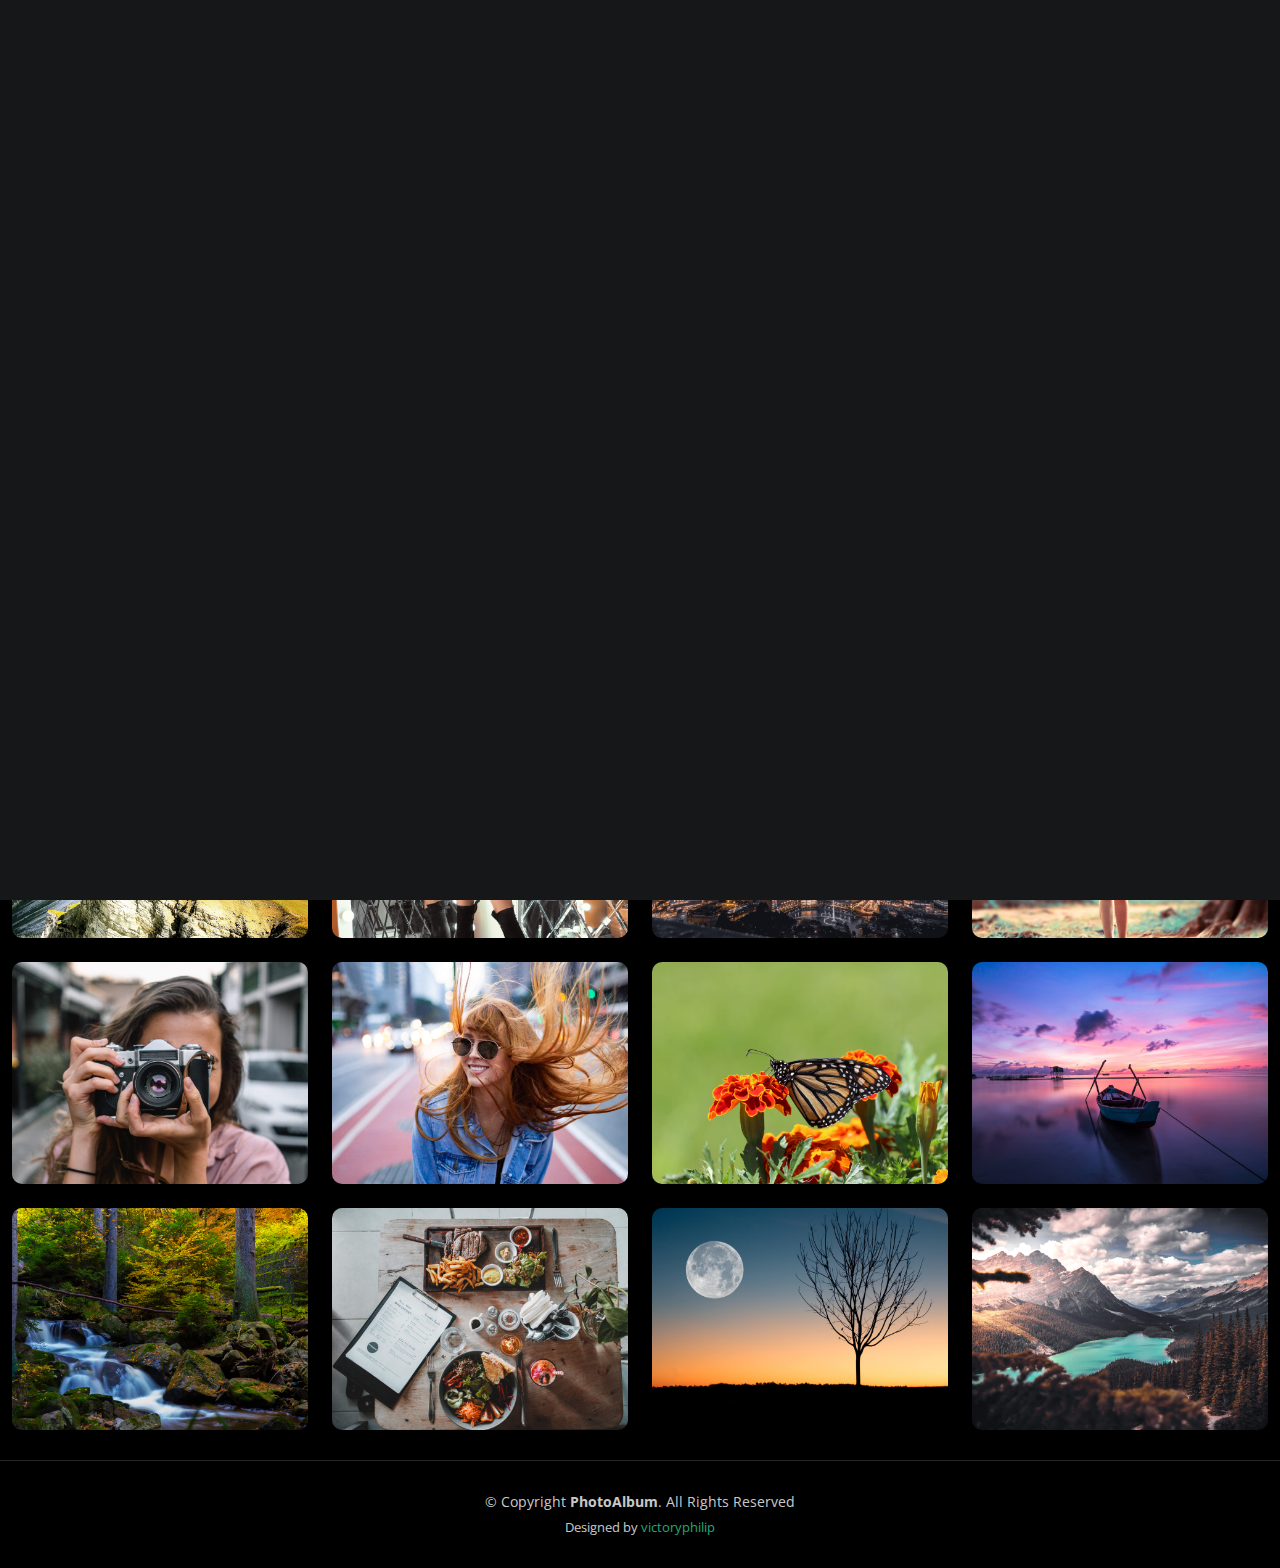
<file: index.html>
<!DOCTYPE html>
<html lang="en">

<head>
  <meta charset="utf-8">
  <meta content="width=device-width, initial-scale=1.0" name="viewport">

  <title>PhotoFolio Bootstrap Template - Index</title>
  <meta content="" name="description">
  <meta content="" name="keywords">

  <!-- Favicons -->
  <link rel="shortcut icon" href="/images/camera.webp" type="image/x-icon">
  <link href="assets/img/apple-touch-icon.png" rel="apple-touch-icon">

  <!-- Google Fonts -->
  <link rel="preconnect" href="https://fonts.googleapis.com">
  <link rel="preconnect" href="https://fonts.gstatic.com" crossorigin>
  <link href="https://fonts.googleapis.com/css2?family=Open+Sans:ital,wght@0,300;0,400;0,500;0,600;0,700;1,300;1,400;1,600;1,700&family=Inter:ital,wght@0,300;0,400;0,500;0,600;0,700;1,300;1,400;1,500;1,600;1,700&family=Cardo:ital,wght@0,400;0,700;1,400&display=swap" rel="stylesheet">

  <!-- Vendor CSS Files -->
  <link href="assets/vendor/bootstrap/css/bootstrap.min.css" rel="stylesheet">
  <link href="assets/vendor/bootstrap-icons/bootstrap-icons.css" rel="stylesheet">
  <link href="assets/vendor/swiper/swiper-bundle.min.css" rel="stylesheet">
  <link href="assets/vendor/glightbox/css/glightbox.min.css" rel="stylesheet">
  <link href="assets/vendor/aos/aos.css" rel="stylesheet">

  <!-- Template Main CSS File -->
  <link href="assets/css/main.css" rel="stylesheet">

  <!-- =======================================================
  * Template Name: PhotoAlbum - v1.0
  * Template URL: https://https://github.com/victoryphilip/personal-website
  * Author: https://github.com/victoryphilip
  * License: https://github.com/victoryphilip
  ======================================================== -->
</head>

<body>

  <!-- ======= Header ======= -->
  <header id="header" class="header d-flex align-items-center fixed-top">
    <div class="container-fluid d-flex align-items-center justify-content-between">

      <a href="index.html" class="logo d-flex align-items-center  me-auto me-lg-0">
        <!-- Uncomment the line below if you also wish to use an image logo -->
        <!-- <img src="assets/img/logo.png" alt=""> -->
        <i class="bi bi-camera"></i>
        <h1>PhotoAlbum </h1>
      </a>

      <nav id="navbar" class="navbar">
        <ul>
          <li><a href="index.html" class="active">Home</a></li>
          <li><a href="about.html">About</a></li>
          <li class="dropdown"><a href="#"><span>Gallery</span> <i class="bi bi-chevron-down dropdown-indicator"></i></a>
            <ul>
              <li><a href="gallery.html">Nature</a></li>
              <li><a href="gallery.html">People</a></li>
              <li><a href="gallery.html">Architecture</a></li>
              <li><a href="gallery.html">Animals</a></li>
              <li><a href="gallery.html">Sports</a></li>
              <li><a href="gallery.html">Travel</a></li>
              <li class="dropdown"><a href="#"><span>Sub Menu</span> <i class="bi bi-chevron-down dropdown-indicator"></i></a>
                <ul>
                  <li><a href="#">Sub Menu 1</a></li>
                  <li><a href="#">Sub Menu 2</a></li>
                  <li><a href="#">Sub Menu 3</a></li>
                </ul>
              </li>
            </ul>
          </li>
          <li><a href="services.html">Services</a></li>
          <li><a href="contact.html">Contact</a></li>
        </ul>
      </nav><!-- .navbar -->

      <div class="header-social-links">
        <a href="#" class="twitter"><i class="bi bi-twitter"></i></a>
        <a href="#" class="facebook"><i class="bi bi-facebook"></i></a>
        <a href="#" class="instagram"><i class="bi bi-instagram"></i></a>
        <a href="#" class="linkedin"><i class="bi bi-linkedin"></i></i></a>
      </div>
      <i class="mobile-nav-toggle mobile-nav-show bi bi-list"></i>
      <i class="mobile-nav-toggle mobile-nav-hide d-none bi bi-x"></i>

    </div>
  </header><!-- End Header -->

  <!-- ======= Hero Section ======= -->
  <section id="hero" class="hero d-flex flex-column justify-content-center align-items-center" data-aos="fade" data-aos-delay="1500">
    <div class="container">
      <div class="row justify-content-center">
        <div class="col-lg-6 text-center">
          <h2>I'm <span>Abiamo</span> a Professional Photographer from Warri City</h2>
          <p>Greetings to my world of photography, which will astonish you beyond your wildest dreams.</p>
          <a href="contact.html" class="btn-get-started">Available for hire</a>
        </div>
      </div>
    </div>
  </section><!-- End Hero Section -->

  <main id="main" data-aos="fade" data-aos-delay="1500">

    <!-- ======= Gallery Section ======= -->
    <section id="gallery" class="gallery">
      <div class="container-fluid">

        <div class="row gy-4 justify-content-center">
          <div class="col-xl-3 col-lg-4 col-md-6">
            <div class="gallery-item h-100">
              <img src="assets/img/gallery/gallery-1.jpg" class="img-fluid" alt="">
              <div class="gallery-links d-flex align-items-center justify-content-center">
                <a href="assets/img/gallery/gallery-1.jpg" title="Gallery 1" class="glightbox preview-link"><i class="bi bi-arrows-angle-expand"></i></a>
                <a href="gallery-single.html" class="details-link"><i class="bi bi-link-45deg"></i></a>
              </div>
            </div>
          </div><!-- End Gallery Item -->
          <div class="col-xl-3 col-lg-4 col-md-6">
            <div class="gallery-item h-100">
              <img src="assets/img/gallery/gallery-2.jpg" class="img-fluid" alt="">
              <div class="gallery-links d-flex align-items-center justify-content-center">
                <a href="assets/img/gallery/gallery-2.jpg" title="Gallery 2" class="glightbox preview-link"><i class="bi bi-arrows-angle-expand"></i></a>
                <a href="gallery-single.html" class="details-link"><i class="bi bi-link-45deg"></i></a>
              </div>
            </div>
          </div><!-- End Gallery Item -->
          <div class="col-xl-3 col-lg-4 col-md-6">
            <div class="gallery-item h-100">
              <img src="assets/img/gallery/gallery-3.jpg" class="img-fluid" alt="">
              <div class="gallery-links d-flex align-items-center justify-content-center">
                <a href="assets/img/gallery/gallery-3.jpg" title="Gallery 3" class="glightbox preview-link"><i class="bi bi-arrows-angle-expand"></i></a>
                <a href="gallery-single.html" class="details-link"><i class="bi bi-link-45deg"></i></a>
              </div>
            </div>
          </div><!-- End Gallery Item -->
          <div class="col-xl-3 col-lg-4 col-md-6">
            <div class="gallery-item h-100">
              <img src="assets/img/gallery/gallery-4.jpg" class="img-fluid" alt="">
              <div class="gallery-links d-flex align-items-center justify-content-center">
                <a href="assets/img/gallery/gallery-4.jpg" title="Gallery 4" class="glightbox preview-link"><i class="bi bi-arrows-angle-expand"></i></a>
                <a href="gallery-single.html" class="details-link"><i class="bi bi-link-45deg"></i></a>
              </div>
            </div>
          </div><!-- End Gallery Item -->
          <div class="col-xl-3 col-lg-4 col-md-6">
            <div class="gallery-item h-100">
              <img src="assets/img/gallery/gallery-5.jpg" class="img-fluid" alt="">
              <div class="gallery-links d-flex align-items-center justify-content-center">
                <a href="assets/img/gallery/gallery-5.jpg" title="Gallery 5" class="glightbox preview-link"><i class="bi bi-arrows-angle-expand"></i></a>
                <a href="gallery-single.html" class="details-link"><i class="bi bi-link-45deg"></i></a>
              </div>
            </div>
          </div><!-- End Gallery Item -->
          <div class="col-xl-3 col-lg-4 col-md-6">
            <div class="gallery-item h-100">
              <img src="assets/img/gallery/gallery-6.jpg" class="img-fluid" alt="">
              <div class="gallery-links d-flex align-items-center justify-content-center">
                <a href="assets/img/gallery/gallery-6.jpg" title="Gallery 6" class="glightbox preview-link"><i class="bi bi-arrows-angle-expand"></i></a>
                <a href="gallery-single.html" class="details-link"><i class="bi bi-link-45deg"></i></a>
              </div>
            </div>
          </div><!-- End Gallery Item -->
          <div class="col-xl-3 col-lg-4 col-md-6">
            <div class="gallery-item h-100">
              <img src="assets/img/gallery/gallery-7.jpg" class="img-fluid" alt="">
              <div class="gallery-links d-flex align-items-center justify-content-center">
                <a href="assets/img/gallery/gallery-7.jpg" title="Gallery 7" class="glightbox preview-link"><i class="bi bi-arrows-angle-expand"></i></a>
                <a href="gallery-single.html" class="details-link"><i class="bi bi-link-45deg"></i></a>
              </div>
            </div>
          </div><!-- End Gallery Item -->
          <div class="col-xl-3 col-lg-4 col-md-6">
            <div class="gallery-item h-100">
              <img src="assets/img/gallery/gallery-8.jpg" class="img-fluid" alt="">
              <div class="gallery-links d-flex align-items-center justify-content-center">
                <a href="assets/img/gallery/gallery-8.jpg" title="Gallery 8" class="glightbox preview-link"><i class="bi bi-arrows-angle-expand"></i></a>
                <a href="gallery-single.html" class="details-link"><i class="bi bi-link-45deg"></i></a>
              </div>
            </div>
          </div><!-- End Gallery Item -->
          <div class="col-xl-3 col-lg-4 col-md-6">
            <div class="gallery-item h-100">
              <img src="assets/img/gallery/gallery-9.jpg" class="img-fluid" alt="">
              <div class="gallery-links d-flex align-items-center justify-content-center">
                <a href="assets/img/gallery/gallery-9.jpg" title="Gallery 9" class="glightbox preview-link"><i class="bi bi-arrows-angle-expand"></i></a>
                <a href="gallery-single.html" class="details-link"><i class="bi bi-link-45deg"></i></a>
              </div>
            </div>
          </div><!-- End Gallery Item -->
          <div class="col-xl-3 col-lg-4 col-md-6">
            <div class="gallery-item h-100">
              <img src="assets/img/gallery/gallery-10.jpg" class="img-fluid" alt="">
              <div class="gallery-links d-flex align-items-center justify-content-center">
                <a href="assets/img/gallery/gallery-10.jpg" title="Gallery 10" class="glightbox preview-link"><i class="bi bi-arrows-angle-expand"></i></a>
                <a href="gallery-single.html" class="details-link"><i class="bi bi-link-45deg"></i></a>
              </div>
            </div>
          </div><!-- End Gallery Item -->
          <div class="col-xl-3 col-lg-4 col-md-6">
            <div class="gallery-item h-100">
              <img src="assets/img/gallery/gallery-11.jpg" class="img-fluid" alt="">
              <div class="gallery-links d-flex align-items-center justify-content-center">
                <a href="assets/img/gallery/gallery-11.jpg" title="Gallery 11" class="glightbox preview-link"><i class="bi bi-arrows-angle-expand"></i></a>
                <a href="gallery-single.html" class="details-link"><i class="bi bi-link-45deg"></i></a>
              </div>
            </div>
          </div><!-- End Gallery Item -->
          <div class="col-xl-3 col-lg-4 col-md-6">
            <div class="gallery-item h-100">
              <img src="assets/img/gallery/gallery-12.jpg" class="img-fluid" alt="">
              <div class="gallery-links d-flex align-items-center justify-content-center">
                <a href="assets/img/gallery/gallery-12.jpg" title="Gallery 12" class="glightbox preview-link"><i class="bi bi-arrows-angle-expand"></i></a>
                <a href="gallery-single.html" class="details-link"><i class="bi bi-link-45deg"></i></a>
              </div>
            </div>
          </div><!-- End Gallery Item -->
          <div class="col-xl-3 col-lg-4 col-md-6">
            <div class="gallery-item h-100">
              <img src="assets/img/gallery/gallery-13.jpg" class="img-fluid" alt="">
              <div class="gallery-links d-flex align-items-center justify-content-center">
                <a href="assets/img/gallery/gallery-13.jpg" title="Gallery 13" class="glightbox preview-link"><i class="bi bi-arrows-angle-expand"></i></a>
                <a href="gallery-single.html" class="details-link"><i class="bi bi-link-45deg"></i></a>
              </div>
            </div>
          </div><!-- End Gallery Item -->
          <div class="col-xl-3 col-lg-4 col-md-6">
            <div class="gallery-item h-100">
              <img src="assets/img/gallery/gallery-14.jpg" class="img-fluid" alt="">
              <div class="gallery-links d-flex align-items-center justify-content-center">
                <a href="assets/img/gallery/gallery-14.jpg" title="Gallery 14" class="glightbox preview-link"><i class="bi bi-arrows-angle-expand"></i></a>
                <a href="gallery-single.html" class="details-link"><i class="bi bi-link-45deg"></i></a>
              </div>
            </div>
          </div><!-- End Gallery Item -->
          <div class="col-xl-3 col-lg-4 col-md-6">
            <div class="gallery-item h-100">
              <img src="assets/img/gallery/gallery-15.jpg" class="img-fluid" alt="">
              <div class="gallery-links d-flex align-items-center justify-content-center">
                <a href="assets/img/gallery/gallery-15.jpg" title="Gallery 15" class="glightbox preview-link"><i class="bi bi-arrows-angle-expand"></i></a>
                <a href="gallery-single.html" class="details-link"><i class="bi bi-link-45deg"></i></a>
              </div>
            </div>
          </div><!-- End Gallery Item -->
          <div class="col-xl-3 col-lg-4 col-md-6">
            <div class="gallery-item h-100">
              <img src="assets/img/gallery/gallery-16.jpg" class="img-fluid" alt="">
              <div class="gallery-links d-flex align-items-center justify-content-center">
                <a href="assets/img/gallery/gallery-16.jpg" title="Gallery 16" class="glightbox preview-link"><i class="bi bi-arrows-angle-expand"></i></a>
                <a href="gallery-single.html" class="details-link"><i class="bi bi-link-45deg"></i></a>
              </div>
            </div>
          </div><!-- End Gallery Item -->

        </div>

      </div>
    </section><!-- End Gallery Section -->

  </main><!-- End #main -->

  <!-- ======= Footer ======= -->
  <footer id="footer" class="footer">
    <div class="container">
      <div class="copyright">
        &copy; Copyright <strong><span>PhotoAlbum</span></strong>. All Rights Reserved
      </div>
      <div class="credits">
        <!-- Licensing information: https://https://github.com/victoryphilip/personal-website -->
        Designed by <a href="https://github.com/victoryphilip">victoryphilip</a>
      </div>
    </div>
  </footer><!-- End Footer -->

  <a href="#" class="scroll-top d-flex align-items-center justify-content-center"><i class="bi bi-arrow-up-short"></i></a>

  <div id="preloader">
    <div class="line"></div>
  </div>

  <!-- Vendor JS Files -->
  <script src="assets/vendor/bootstrap/js/bootstrap.bundle.min.js"></script>
  <script src="assets/vendor/swiper/swiper-bundle.min.js"></script>
  <script src="assets/vendor/glightbox/js/glightbox.min.js"></script>
  <script src="assets/vendor/aos/aos.js"></script>
  <script src="assets/vendor/php-email-form/validate.js"></script>

  <!-- Template Main JS File -->
  <script src="assets/js/main.js"></script>

</body>

</html>
</file>
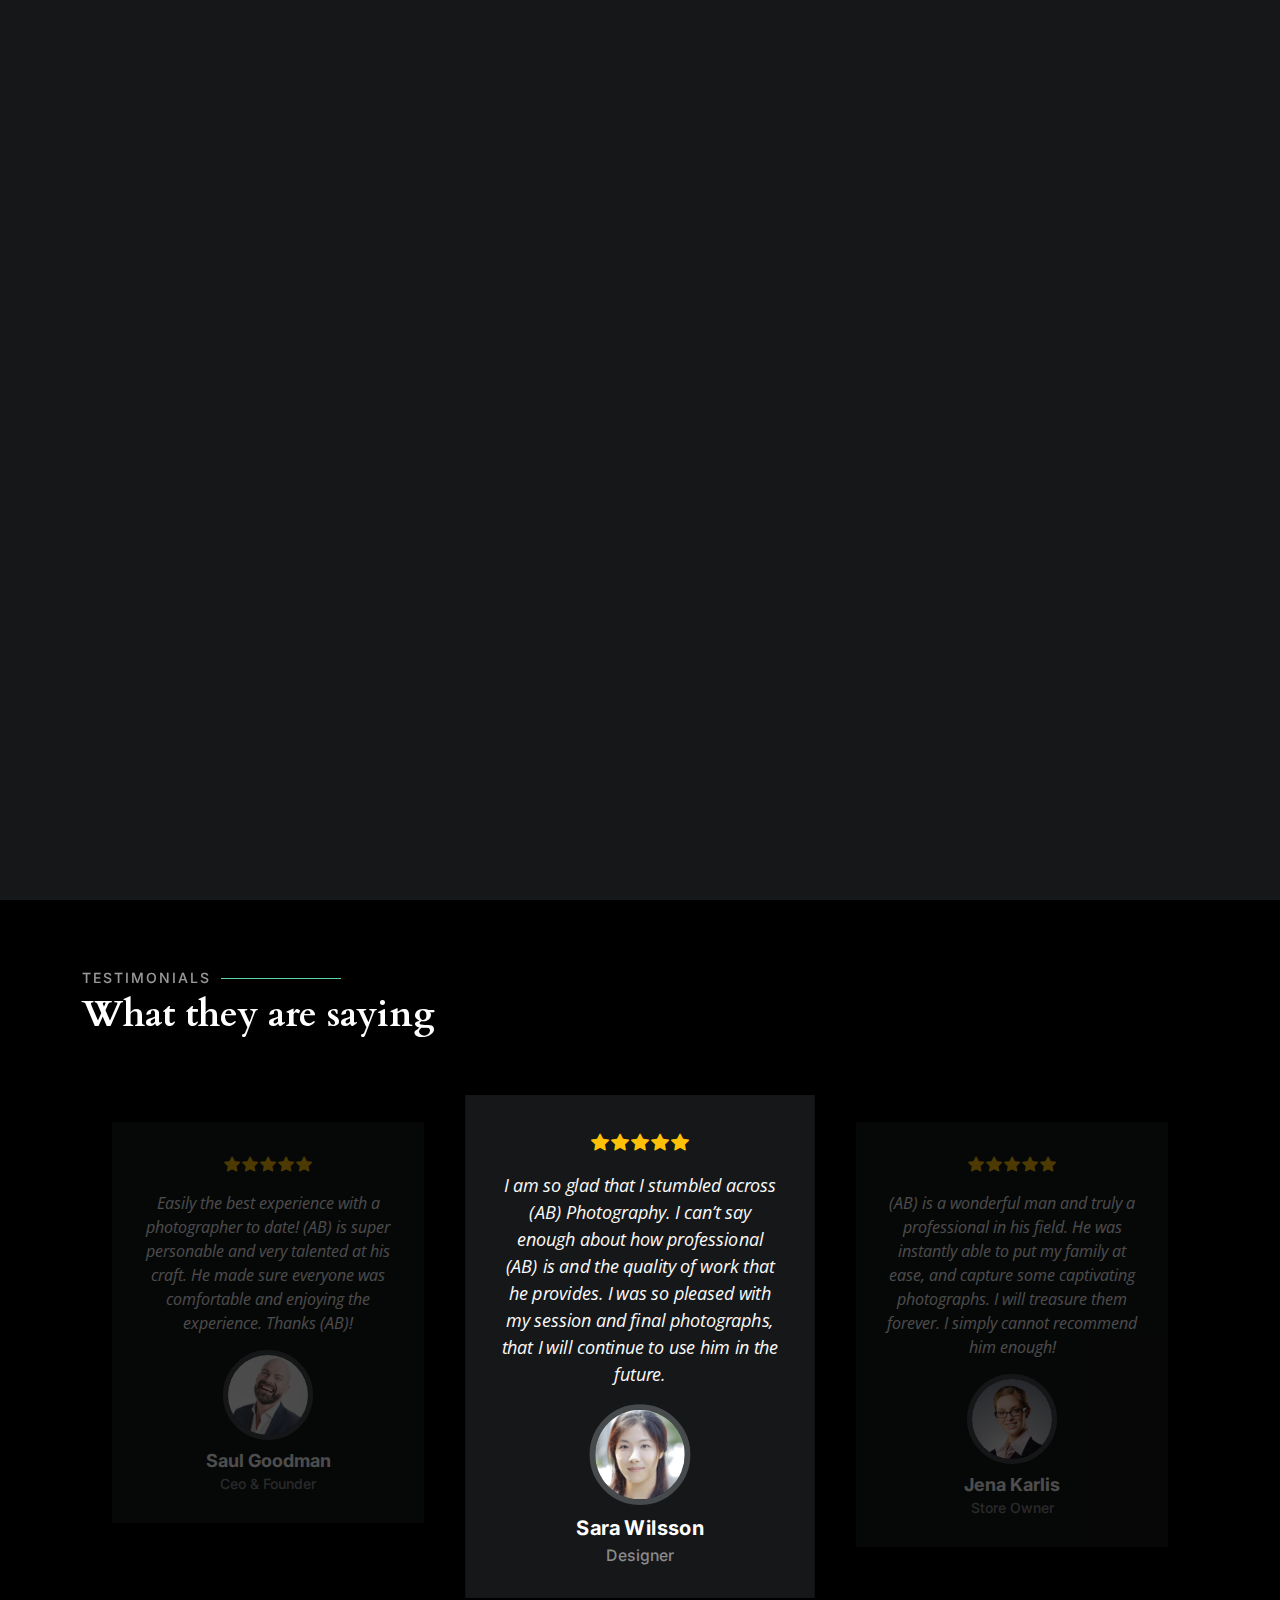
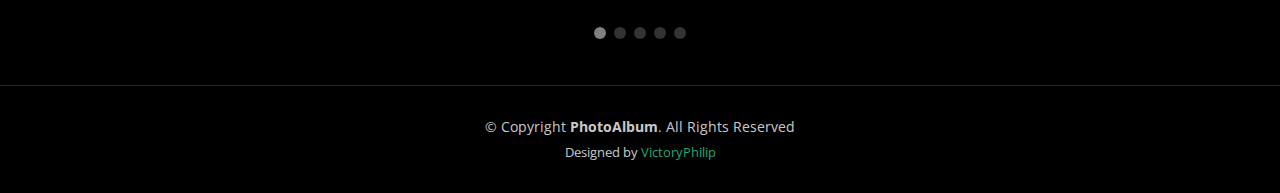
<file: about.html>
<!DOCTYPE html>
<html lang="en">

<head>
  <meta charset="utf-8">
  <meta content="width=device-width, initial-scale=1.0" name="viewport">

  <title>PhotoFolio Bootstrap Template - About</title>
  <meta content="" name="description">
  <meta content="" name="keywords">

  <!-- Favicons -->
  <link rel="shortcut icon" href="/images/camera.webp" type="image/x-icon">
  <link href="assets/img/apple-touch-icon.png" rel="apple-touch-icon">

  <!-- Google Fonts -->
  <link rel="preconnect" href="https://fonts.googleapis.com">
  <link rel="preconnect" href="https://fonts.gstatic.com" crossorigin>
  <link href="https://fonts.googleapis.com/css2?family=Open+Sans:ital,wght@0,300;0,400;0,500;0,600;0,700;1,300;1,400;1,600;1,700&family=Inter:ital,wght@0,300;0,400;0,500;0,600;0,700;1,300;1,400;1,500;1,600;1,700&family=Cardo:ital,wght@0,400;0,700;1,400&display=swap" rel="stylesheet">

  <!-- Vendor CSS Files -->
  <link href="assets/vendor/bootstrap/css/bootstrap.min.css" rel="stylesheet">
  <link href="assets/vendor/bootstrap-icons/bootstrap-icons.css" rel="stylesheet">
  <link href="assets/vendor/swiper/swiper-bundle.min.css" rel="stylesheet">
  <link href="assets/vendor/glightbox/css/glightbox.min.css" rel="stylesheet">
  <link href="assets/vendor/aos/aos.css" rel="stylesheet">

  <!-- Template Main CSS File -->
  <link href="assets/css/main.css" rel="stylesheet">

  <!-- =======================================================
  * Template Name: PhotoAlbum - v1.0
  * Template URL: https://https://github.com/victoryphilip/personal-website
  * Author: https://github.com/victoryphilip
  * License: https://github.com/victoryphilip
  ======================================================== -->
</head>

<body>

  <!-- ======= Header ======= -->
  <header id="header" class="header d-flex align-items-center fixed-top">
    <div class="container-fluid d-flex align-items-center justify-content-between">

      <a href="index.html" class="logo d-flex align-items-center  me-auto me-lg-0">
        <!-- Uncomment the line below if you also wish to use an image logo -->
        <!-- <img src="assets/img/logo.png" alt=""> -->
        <i class="bi bi-camera"></i>
        <h1>PhotoAlbum</h1>
      </a>

      <nav id="navbar" class="navbar">
        <ul>
          <li><a href="index.html">Home</a></li>
          <li><a href="about.html" class="active">About</a></li>
          <li class="dropdown"><a href="#"><span>Gallery</span> <i class="bi bi-chevron-down dropdown-indicator"></i></a>
            <ul>
              <li><a href="gallery.html">Nature</a></li>
              <li><a href="gallery.html">People</a></li>
              <li><a href="gallery.html">Architecture</a></li>
              <li><a href="gallery.html">Animals</a></li>
              <li><a href="gallery.html">Sports</a></li>
              <li><a href="gallery.html">Travel</a></li>
              <li class="dropdown"><a href="#"><span>Sub Menu</span> <i class="bi bi-chevron-down dropdown-indicator"></i></a>
                <ul>
                  <li><a href="#">Sub Menu 1</a></li>
                  <li><a href="#">Sub Menu 2</a></li>
                  <li><a href="#">Sub Menu 3</a></li>
                </ul>
              </li>
            </ul>
          </li>
          <li><a href="services.html">Services</a></li>
          <li><a href="contact.html">Contact</a></li>
        </ul>
      </nav><!-- .navbar -->

      <div class="header-social-links">
        <a href="#" class="twitter"><i class="bi bi-twitter"></i></a>
        <a href="#" class="facebook"><i class="bi bi-facebook"></i></a>
        <a href="#" class="instagram"><i class="bi bi-instagram"></i></a>
        <a href="#" class="linkedin"><i class="bi bi-linkedin"></i></i></a>
      </div>
      <i class="mobile-nav-toggle mobile-nav-show bi bi-list"></i>
      <i class="mobile-nav-toggle mobile-nav-hide d-none bi bi-x"></i>

    </div>
  </header><!-- End Header -->

  <main id="main" data-aos="fade" data-aos-delay="1500">

    <!-- ======= End Page Header ======= -->
    <div class="page-header d-flex align-items-center">
      <div class="container position-relative">
        <div class="row d-flex justify-content-center">
          <div class="col-lg-6 text-center">
            <h2>About</h2>
            <p>I adore photography because it is so lovely and accurately captures God's creation.</p>

            <a class="cta-btn" href="contact.html">Available for hire</a>

          </div>
        </div>
      </div>
    </div><!-- End Page Header -->

    <!-- ======= About Section ======= -->
    <section id="about" class="about">
      <div class="container">

        <div class="row gy-4 justify-content-center">
          <div class="col-lg-4">
            <img src="./images/ceo.jpg" class="img-fluid" alt="">
          </div>
          <div class="col-lg-5 content">
            <h2>Professional Photographer from Ottawa, Canada</h2>
            <p class="fst-italic py-3">
              "If you can see it, you can shoot it."
            </p>
            <div class="row">
              <div class="col-lg-6">
                <ul>
                  <li><i class="bi bi-chevron-right"></i> <strong>Birthday:</strong> <span>19 January 1997</span></li>
                  <li><i class="bi bi-chevron-right"></i> <strong>Website:</strong> <span>www.PhotoAlbum.com</span></li>
                  <li><i class="bi bi-chevron-right"></i> <strong>Phone:</strong> <span>+124 9030 7219</span></li>
                  <li><i class="bi bi-chevron-right"></i> <strong>City:</strong> <span>Ottawa, CA</span></li>
                </ul>
              </div>
              <div class="col-lg-6">
                <ul>
                  <li><i class="bi bi-chevron-right"></i> <strong>Age:</strong> <span>25</span></li>
                  <li><i class="bi bi-chevron-right"></i> <strong>Degree:</strong> <span>Master</span></li>
                  <li><i class="bi bi-chevron-right"></i> <strong>PhEmailone:</strong> <span>philipvictoryru@gmail.com</span></li>
                  <li><i class="bi bi-chevron-right"></i> <strong>Freelance:</strong> <span>Available</span></li>
                </ul>
              </div>
            </div>
            <p class="py-3">
              "It's not enough to just own a camera. Everyone owns a camera. To be a photographer, you must understand, appreciate, and harness the power you hold!"
            </p>
            <p class="m-0">
              “Only photography has been able to divide human life into a series of moments, each of them has the value of a complete existence.”
            </p>
          </div>
        </div>

      </div>
    </section><!-- End About Section -->

    <!-- ======= Testimonials Section ======= -->
    <section id="testimonials" class="testimonials">
      <div class="container">

        <div class="section-header">
          <h2>Testimonials</h2>
          <p>What they are saying</p>
        </div>

        <div class="slides-3 swiper">
          <div class="swiper-wrapper">

            <div class="swiper-slide">
              <div class="testimonial-item">
                <div class="stars">
                  <i class="bi bi-star-fill"></i><i class="bi bi-star-fill"></i><i class="bi bi-star-fill"></i><i class="bi bi-star-fill"></i><i class="bi bi-star-fill"></i>
                </div>
                <p>
                  Easily the best experience with a photographer to date! (AB) is super personable and very talented at his craft. He made sure everyone was comfortable and enjoying the experience. Thanks (AB)!
                </p>
                <div class="profile mt-auto">
                  <img src="assets/img/testimonials/testimonials-1.jpg" class="testimonial-img" alt="">
                  <h3>Saul Goodman</h3>
                  <h4>Ceo &amp; Founder</h4>
                </div>
              </div>
            </div><!-- End testimonial item -->

            <div class="swiper-slide">
              <div class="testimonial-item">
                <div class="stars">
                  <i class="bi bi-star-fill"></i><i class="bi bi-star-fill"></i><i class="bi bi-star-fill"></i><i class="bi bi-star-fill"></i><i class="bi bi-star-fill"></i>
                </div>
                <p>
                  I am so glad that I stumbled across (AB) Photography. I can’t say enough about how professional (AB) is and the quality of work that he provides. I was so pleased with my session and final photographs, that I will continue to use him in the future.
                </p>
                <div class="profile mt-auto">
                  <img src="assets/img/testimonials/testimonials-2.jpg" class="testimonial-img" alt="">
                  <h3>Sara Wilsson</h3>
                  <h4>Designer</h4>
                </div>
              </div>
            </div><!-- End testimonial item -->

            <div class="swiper-slide">
              <div class="testimonial-item">
                <div class="stars">
                  <i class="bi bi-star-fill"></i><i class="bi bi-star-fill"></i><i class="bi bi-star-fill"></i><i class="bi bi-star-fill"></i><i class="bi bi-star-fill"></i>
                </div>
                <p>
                  (AB) is a wonderful man and truly a professional in his field. He was instantly able to put my family at ease, and capture some captivating photographs. I will treasure them forever. I simply cannot recommend him enough!
                </p>
                <div class="profile mt-auto">
                  <img src="assets/img/testimonials/testimonials-3.jpg" class="testimonial-img" alt="">
                  <h3>Jena Karlis</h3>
                  <h4>Store Owner</h4>
                </div>
              </div>
            </div><!-- End testimonial item -->

            <div class="swiper-slide">
              <div class="testimonial-item">
                <div class="stars">
                  <i class="bi bi-star-fill"></i><i class="bi bi-star-fill"></i><i class="bi bi-star-fill"></i><i class="bi bi-star-fill"></i><i class="bi bi-star-fill"></i>
                </div>
                <p>
                 There just aren’t enough words to possibly describe how amazing each and every photo that Ab snaps. She has a magical way of finding the perfect angle, lighting and of course expressions.
                </p>
                <div class="profile mt-auto">
                  <img src="assets/img/testimonials/testimonials-4.jpg" class="testimonial-img" alt="">
                  <h3>Matt Brandon</h3>
                  <h4>Freelancer</h4>
                </div>
              </div>
            </div><!-- End testimonial item -->

            <div class="swiper-slide">
              <div class="testimonial-item">
                <div class="stars">
                  <i class="bi bi-star-fill"></i><i class="bi bi-star-fill"></i><i class="bi bi-star-fill"></i><i class="bi bi-star-fill"></i><i class="bi bi-star-fill"></i>
                </div>
                <p>
                  (AB) creates magic. She has captured the most special moments of my family’s life. I would never hesitate to recommend her to anyone who wants a true professional to create a customized photography experience.
                </p>
                <div class="profile mt-auto">
                  <img src="assets/img/testimonials/testimonials-5.jpg" class="testimonial-img" alt="">
                  <h3>John Larson</h3>
                  <h4>Entrepreneur</h4>
                </div>
              </div>
            </div><!-- End testimonial item -->

          </div>
          <div class="swiper-pagination"></div>
        </div>

      </div>
    </section><!-- End Testimonials Section -->

  </main><!-- End #main -->

  <!-- ======= Footer ======= -->
  <footer id="footer" class="footer">
    <div class="container">
      <div class="copyright">
        &copy; Copyright <strong><span>PhotoAlbum</span></strong>. All Rights Reserved
      </div>
      <div class="credits">
        <!-- Licensing information: https://https://github.com/victoryphilip/personal-website -->
        Designed by <a href="https://github.com/victoryphilip">VictoryPhilip</a>
      </div>
    </div>
  </footer><!-- End Footer -->

  <a href="#" class="scroll-top d-flex align-items-center justify-content-center"><i class="bi bi-arrow-up-short"></i></a>

  <div id="preloader">
    <div class="line"></div>
  </div>

  <!-- Vendor JS Files -->
  <script src="assets/vendor/bootstrap/js/bootstrap.bundle.min.js"></script>
  <script src="assets/vendor/swiper/swiper-bundle.min.js"></script>
  <script src="assets/vendor/glightbox/js/glightbox.min.js"></script>
  <script src="assets/vendor/aos/aos.js"></script>
  <script src="assets/vendor/php-email-form/validate.js"></script>

  <!-- Template Main JS File -->
  <script src="assets/js/main.js"></script>

</body>

</html>
</file>
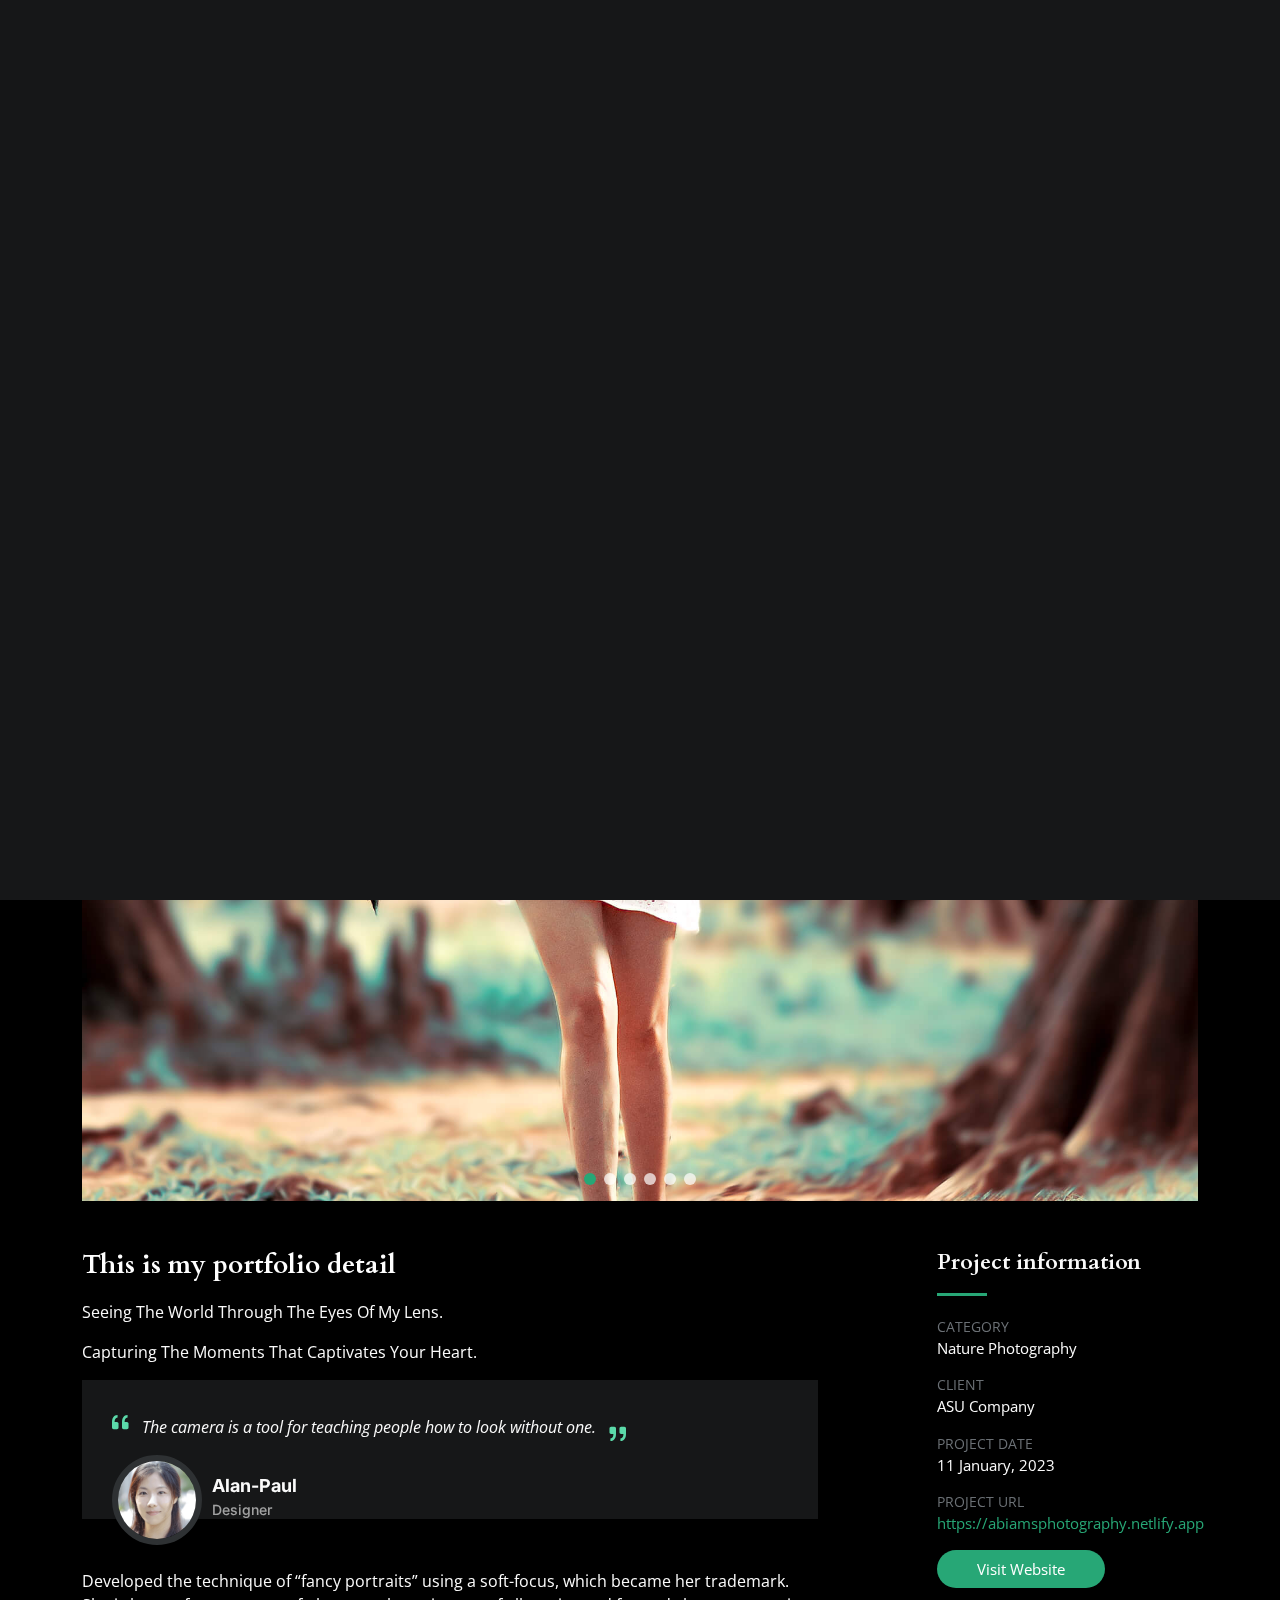
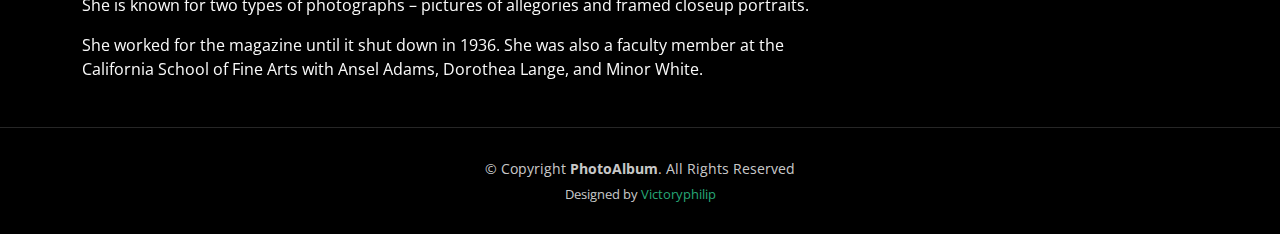
<file: gallery-single.html>
<!DOCTYPE html>
<html lang="en">

<head>
  <meta charset="utf-8">
  <meta content="width=device-width, initial-scale=1.0" name="viewport">

  <title>PhotoAlbum - Gallery Single</title>
  <meta content="" name="description">
  <meta content="" name="keywords">

  <!-- Favicons -->
  <link rel="shortcut icon" href="/images/camera.webp" type="image/x-icon">
  <link href="assets/img/apple-touch-icon.png" rel="apple-touch-icon">

  <!-- Google Fonts -->
  <link rel="preconnect" href="https://fonts.googleapis.com">
  <link rel="preconnect" href="https://fonts.gstatic.com" crossorigin>
  <link href="https://fonts.googleapis.com/css2?family=Open+Sans:ital,wght@0,300;0,400;0,500;0,600;0,700;1,300;1,400;1,600;1,700&family=Inter:ital,wght@0,300;0,400;0,500;0,600;0,700;1,300;1,400;1,500;1,600;1,700&family=Cardo:ital,wght@0,400;0,700;1,400&display=swap" rel="stylesheet">

  <!-- Vendor CSS Files -->
  <link href="assets/vendor/bootstrap/css/bootstrap.min.css" rel="stylesheet">
  <link href="assets/vendor/bootstrap-icons/bootstrap-icons.css" rel="stylesheet">
  <link href="assets/vendor/swiper/swiper-bundle.min.css" rel="stylesheet">
  <link href="assets/vendor/glightbox/css/glightbox.min.css" rel="stylesheet">
  <link href="assets/vendor/aos/aos.css" rel="stylesheet">

  <!-- Template Main CSS File -->
  <link href="assets/css/main.css" rel="stylesheet">

  <!-- =======================================================
  * Template Name: PhotoAlbum - v1.0
  * Template URL: https://https://github.com/victoryphilip/personal-website
  * Author: https://github.com/victoryphilip
  * License: https://github.com/victoryphilip
  ======================================================== -->
</head>

<body>

  <!-- ======= Header ======= -->
  <header id="header" class="header d-flex align-items-center fixed-top">
    <div class="container-fluid d-flex align-items-center justify-content-between">

      <a href="index.html" class="logo d-flex align-items-center  me-auto me-lg-0">
        <!-- Uncomment the line below if you also wish to use an image logo -->
        <!-- <img src="assets/img/logo.png" alt=""> -->
        <i class="bi bi-camera"></i>
        <h1>PhotoAlbum</h1>
      </a>

      <nav id="navbar" class="navbar">
        <ul>
          <li><a href="index.html">Home</a></li>
          <li><a href="about.html">About</a></li>
          <li class="dropdown"><a href="#"><span>Gallery</span> <i class="bi bi-chevron-down dropdown-indicator"></i></a>
            <ul>
              <li><a href="Nature.html" class="active">Nature</a></li>
              <li><a href="gallery.html">People</a></li>
              <li><a href="Architecture.html">Architecture</a></li>
              <li><a href="Animals.html">Animals</a></li>
              <li><a href="Sports.html">Sports</a></li>
              <li><a href="Travel.html">Travel</a></li>
              <li class="dropdown"><a href="#"><span>Sub Menu</span> <i class="bi bi-chevron-down dropdown-indicator"></i></a>
                <ul>
                  <li><a href="#">Sub Menu 1</a></li>
                  <li><a href="#">Sub Menu 2</a></li>
                  <li><a href="#">Sub Menu 3</a></li>
                </ul>
              </li>
            </ul>
          </li>
          <li><a href="services.html">Services</a></li>
          <li><a href="contact.html">Contact</a></li>
        </ul>
      </nav><!-- .navbar -->

      <div class="header-social-links">
        <a href="#" class="twitter"><i class="bi bi-twitter"></i></a>
        <a href="#" class="facebook"><i class="bi bi-facebook"></i></a>
        <a href="#" class="instagram"><i class="bi bi-instagram"></i></a>
        <a href="#" class="linkedin"><i class="bi bi-linkedin"></i></i></a>
      </div>
      <i class="mobile-nav-toggle mobile-nav-show bi bi-list"></i>
      <i class="mobile-nav-toggle mobile-nav-hide d-none bi bi-x"></i>

    </div>
  </header><!-- End Header -->

  <main id="main" data-aos="fade" data-aos-delay="1500">

    <!-- ======= End Page Header ======= -->
    <div class="page-header d-flex align-items-center">
      <div class="container position-relative">
        <div class="row d-flex justify-content-center">
          <div class="col-lg-6 text-center">
            <h2>Gallery Single</h2>
            <p>Welcome to my world of photography. The gallery area will wow you with what it contains.</p>

            <a class="cta-btn" href="contact.html">Available for hire</a>

          </div>
        </div>
      </div>
    </div><!-- End Page Header -->

    <!-- ======= Gallery Single Section ======= -->
    <section id="gallery-single" class="gallery-single">
      <div class="container">

        <div class="position-relative h-100"> 
          <div class="slides-1 portfolio-details-slider swiper">
            <div class="swiper-wrapper align-items-center">

              <div class="swiper-slide">
                <img src="assets/img/gallery/gallery-8.jpg" alt="">
              </div>
              <div class="swiper-slide">
                <img src="assets/img/gallery/gallery-9.jpg" alt="">
              </div>
              <div class="swiper-slide">
                <img src="assets/img/gallery/gallery-10.jpg" alt="">
              </div>
              <div class="swiper-slide">
                <img src="assets/img/gallery/gallery-11.jpg" alt="">
              </div>
              <div class="swiper-slide">
                <img src="assets/img/gallery/gallery-12.jpg" alt="">
              </div>
              <div class="swiper-slide">
                <img src="assets/img/gallery/gallery-13.jpg" alt="">
              </div>

            </div>
            <div class="swiper-pagination"></div>
          </div>
          <div class="swiper-button-prev"></div>
          <div class="swiper-button-next"></div>

        </div>

        <div class="row justify-content-between gy-4 mt-4">

          <div class="col-lg-8">
            <div class="portfolio-description">
              <h2>This is my portfolio detail</h2>
              <p>
                Seeing The World Through The Eyes Of My Lens.
              </p>
              <p>
                Capturing The Moments That Captivates Your Heart.
              </p>

              <div class="testimonial-item">
                <p>
                  <i class="bi bi-quote quote-icon-left"></i>
                  The camera is a tool for teaching people how to look without one.
                  <i class="bi bi-quote quote-icon-right"></i>
                </p>
                <div>
                  <img src="assets/img/testimonials/testimonials-2.jpg" class="testimonial-img" alt="">
                  <h3>Alan-Paul</h3>
                  <h4>Designer</h4>
                </div>
              </div>

              <p>
                Developed the technique of “fancy portraits” using a soft-focus, which became her trademark. She is known for two types of photographs – pictures of allegories and framed closeup portraits.

              <p>
                She worked for the magazine until it shut down in 1936. She was also a faculty member at the California School of Fine Arts with Ansel Adams, Dorothea Lange, and Minor White.
              </p>

            </div>
          </div>

          <div class="col-lg-3">
            <div class="portfolio-info">
              <h3>Project information</h3>
              <ul>
                <li><strong>Category</strong> <span>Nature Photography</span></li>
                <li><strong>Client</strong> <span>ASU Company</span></li>
                <li><strong>Project date</strong> <span>11 January, 2023</span></li>
                <li><strong>Project URL</strong> <a href="#">https://abiamsphotography.netlify.app</a></li>
                <li><a href="https://abiamsphotography.netlify.app" class="btn-visit align-self-start">Visit Website</a></li>
              </ul>
            </div>
          </div>

        </div>

      </div>
    </section><!-- End Gallery Single Section -->

  </main><!-- End #main -->

  <!-- ======= Footer ======= -->
  <footer id="footer" class="footer">
    <div class="container">
      <div class="copyright">
        &copy; Copyright <strong><span>PhotoAlbum</span></strong>. All Rights Reserved
      </div>
      <div class="credits">
        <!-- Licensing information: https://https://github.com/victoryphilip/personal-website -->
        Designed by <a href="https://github.com/victoryphilip">Victoryphilip</a>
      </div>
    </div>
  </footer><!-- End Footer -->

  <a href="#" class="scroll-top d-flex align-items-center justify-content-center"><i class="bi bi-arrow-up-short"></i></a>

  <div id="preloader">
    <div class="line"></div>
  </div>

  <!-- Vendor JS Files -->
  <script src="assets/vendor/bootstrap/js/bootstrap.bundle.min.js"></script>
  <script src="assets/vendor/swiper/swiper-bundle.min.js"></script>
  <script src="assets/vendor/glightbox/js/glightbox.min.js"></script>
  <script src="assets/vendor/aos/aos.js"></script>
  <script src="assets/vendor/php-email-form/validate.js"></script>

  <!-- Template Main JS File -->
  <script src="assets/js/main.js"></script>

</body>

</html>
</file>
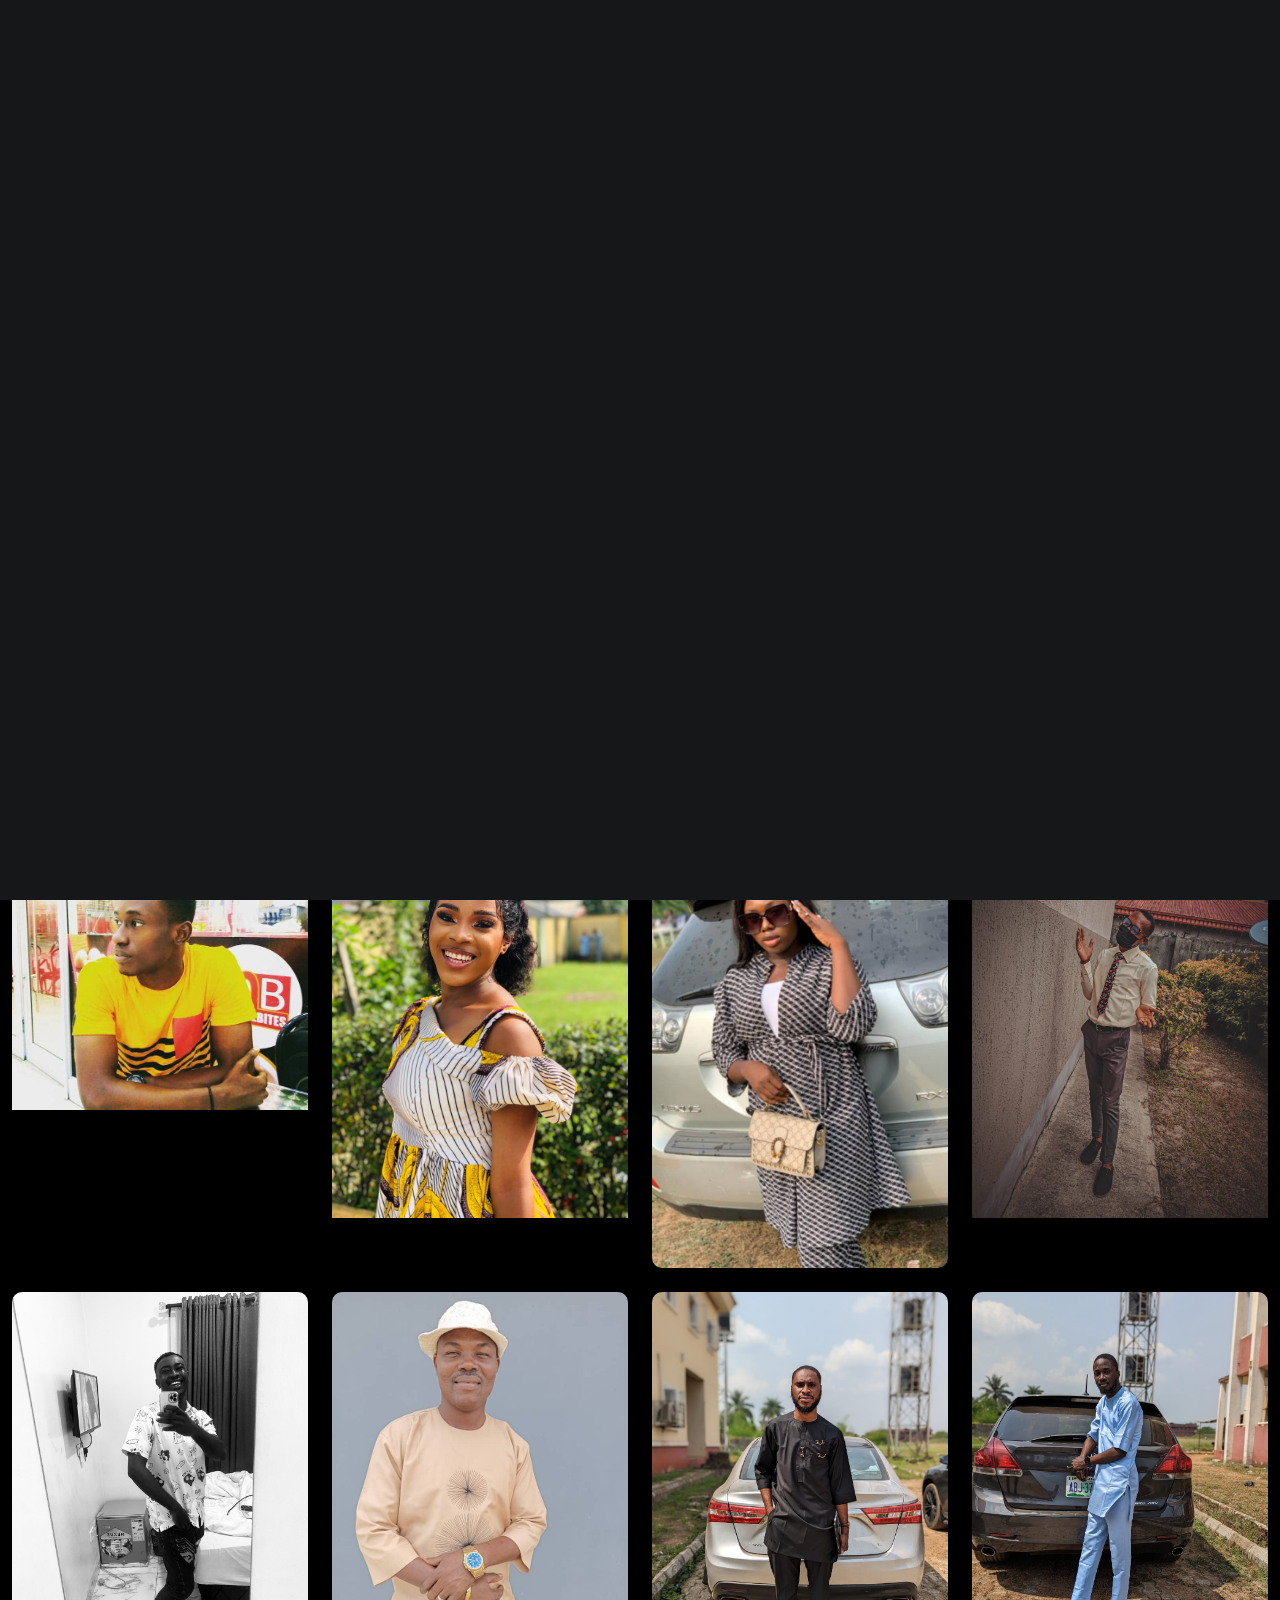
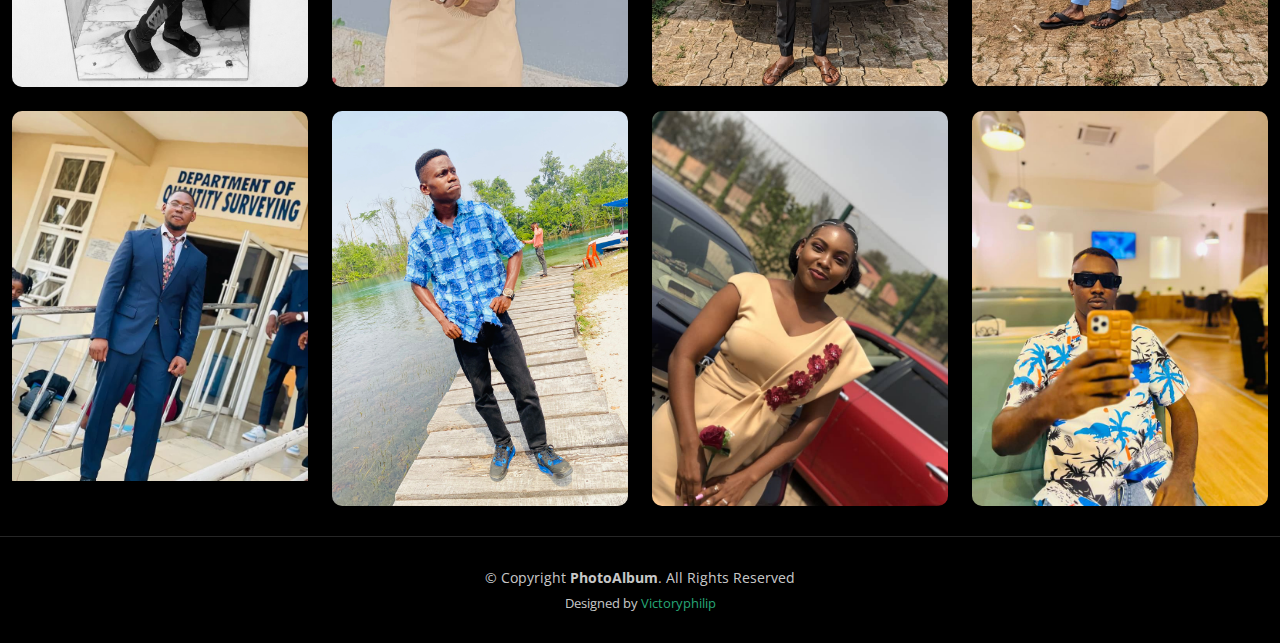
<file: gallery.html>
<!DOCTYPE html>
<html lang="en">

<head>
  <meta charset="utf-8">
  <meta content="width=device-width, initial-scale=1.0" name="viewport">

  <title>PhotoFolio Bootstrap Template - Gallery</title>
  <meta content="" name="description">
  <meta content="" name="keywords">

  <!-- Favicons -->
  <link rel="shortcut icon" href="/images/camera.webp" type="image/x-icon">
  <link href="assets/img/apple-touch-icon.png" rel="apple-touch-icon">

  <!-- Google Fonts -->
  <link rel="preconnect" href="https://fonts.googleapis.com">
  <link rel="preconnect" href="https://fonts.gstatic.com" crossorigin>
  <link href="https://fonts.googleapis.com/css2?family=Open+Sans:ital,wght@0,300;0,400;0,500;0,600;0,700;1,300;1,400;1,600;1,700&family=Inter:ital,wght@0,300;0,400;0,500;0,600;0,700;1,300;1,400;1,500;1,600;1,700&family=Cardo:ital,wght@0,400;0,700;1,400&display=swap" rel="stylesheet">

  <!-- Vendor CSS Files -->
  <link href="assets/vendor/bootstrap/css/bootstrap.min.css" rel="stylesheet">
  <link href="assets/vendor/bootstrap-icons/bootstrap-icons.css" rel="stylesheet">
  <link href="assets/vendor/swiper/swiper-bundle.min.css" rel="stylesheet">
  <link href="assets/vendor/glightbox/css/glightbox.min.css" rel="stylesheet">
  <link href="assets/vendor/aos/aos.css" rel="stylesheet">

  <!-- Template Main CSS File -->
  <link href="assets/css/main.css" rel="stylesheet">

  <!-- =======================================================
  * Template Name: PhotoFolio - v1.2.0
  * Template URL: https://https://github.com/victoryphilip/personal-website
  * Author: https://github.com/victoryphilip
  * License: https://github.com/victoryphilip
  ======================================================== -->
</head>

<body>

  <!-- ======= Header ======= -->
  <header id="header" class="header d-flex align-items-center fixed-top">
    <div class="container-fluid d-flex align-items-center justify-content-between">

      <a href="index.html" class="logo d-flex align-items-center  me-auto me-lg-0">
        <!-- Uncomment the line below if you also wish to use an image logo -->
        <!-- <img src="assets/img/logo.png" alt=""> -->
        <i class="bi bi-camera"></i>
        <h1>PhotoAlbum</h1>
      </a>

      <nav id="navbar" class="navbar">
        <ul>
          <li><a href="index.html">Home</a></li>
          <li><a href="about.html">About</a></li>
          <li class="dropdown"><a href="#" class="active"><span>Gallery</span> <i class="bi bi-chevron-down dropdown-indicator"></i></a>
            <ul>
              <li><a href="Nature.html">Nature</a></li>
              <li><a href="gallery.html">People</a></li>
              <li><a href="Architecture.html">Architecture</a></li>
              <li><a href="Animals.html">Animals</a></li>
              <li><a href="Sports.html">Sports</a></li>
              <li><a href="Travel.html">Travel</a></li>
              <li class="dropdown"><a href="#"><span>Sub Menu</span> <i class="bi bi-chevron-down dropdown-indicator"></i></a>
                <ul>
                  <li><a href="#">Sub Menu 1</a></li>
                  <li><a href="#">Sub Menu 2</a></li>
                  <li><a href="#">Sub Menu 3</a></li>
                </ul>
              </li>
            </ul>
          </li>
          <li><a href="services.html">Services</a></li>
          <li><a href="contact.html">Contact</a></li>
        </ul>
      </nav><!-- .navbar -->

      <div class="header-social-links">
        <a href="#" class="twitter"><i class="bi bi-twitter"></i></a>
        <a href="#" class="facebook"><i class="bi bi-facebook"></i></a>
        <a href="#" class="instagram"><i class="bi bi-instagram"></i></a>
        <a href="#" class="linkedin"><i class="bi bi-linkedin"></i></i></a>
      </div>
      <i class="mobile-nav-toggle mobile-nav-show bi bi-list"></i>
      <i class="mobile-nav-toggle mobile-nav-hide d-none bi bi-x"></i>

    </div>
  </header><!-- End Header -->

  <main id="main" data-aos="fade" data-aos-delay="1500">

    <!-- ======= End Page Header ======= -->
    <div class="page-header d-flex align-items-center">
      <div class="container position-relative">
        <div class="row d-flex justify-content-center">
          <div class="col-lg-6 text-center">
            <h2>People (16 images)</h2>
            <p>photos of some of the people I have encountered, including relatives and close friends</p>

            <a class="cta-btn" href="contact.html">Available for hire</a>

          </div>
        </div>
      </div>
    </div><!-- End Page Header -->

    <!-- ======= Gallery Section ======= -->
    <section id="gallery" class="gallery">
      <div class="container-fluid">

        <div class="row gy-4 justify-content-center">
          <div class="col-xl-3 col-lg-4 col-md-6">
            <div class="gallery-item h-100">
              <img src="./images/paul.jpeg" class="img-fluid" alt="Paul">
              <div class="gallery-links d-flex align-items-center justify-content-center">
                <a href="./images/paul.jpeg" title="Paul" class="glightbox preview-link"><i class="bi bi-arrows-angle-expand"></i></a>
                <a href="gallery-single.html" class="details-link"><i class="bi bi-link-45deg"></i></a>
              </div>
            </div>
          </div><!-- End Gallery Item -->
          <div class="col-xl-3 col-lg-4 col-md-6">
            <div class="gallery-item h-100">
              <img src="./images/Choco.jpeg" class="img-fluid" alt="">
              <div class="gallery-links d-flex align-items-center justify-content-center">
                <a href="./images/Choco.jpeg" title="Choco" class="glightbox preview-link"><i class="bi bi-arrows-angle-expand"></i></a>
                <a href="gallery-single.html" class="details-link"><i class="bi bi-link-45deg"></i></a>
              </div>
            </div>
          </div><!-- End Gallery Item -->
          <div class="col-xl-3 col-lg-4 col-md-6">
            <div class="gallery-item h-100">
              <img src="./images/Bobby.jpeg" class="img-fluid" alt="">
              <div class="gallery-links d-flex align-items-center justify-content-center">
                <a href="./images/Bobby.jpeg" title="Bobby" class="glightbox preview-link"><i class="bi bi-arrows-angle-expand"></i></a>
                <a href="gallery-single.html" class="details-link"><i class="bi bi-link-45deg"></i></a>
              </div>
            </div>
          </div><!-- End Gallery Item -->
          <div class="col-xl-3 col-lg-4 col-md-6">
            <div class="gallery-item h-100">
              <img src="/images/Alex.jpeg" class="img-fluid" alt="">
              <div class="gallery-links d-flex align-items-center justify-content-center">
                <a href="/images/Alex.jpeg" title="Etaghene Alex" class="glightbox preview-link"><i class="bi bi-arrows-angle-expand"></i></a>
                <a href="gallery-single.html" class="details-link"><i class="bi bi-link-45deg"></i></a>
              </div>
            </div>
          </div><!-- End Gallery Item -->
          <div class="col-xl-3 col-lg-4 col-md-6">
            <div class="gallery-item h-100">
              <img src="/images/Andrew.jpeg" class="img-fluid" alt="">
              <div class="gallery-links d-flex align-items-center justify-content-center">
                <a href="/images/Andrew.jpeg" title="Andrew" class="glightbox preview-link"><i class="bi bi-arrows-angle-expand"></i></a>
                <a href="gallery-single.html" class="details-link"><i class="bi bi-link-45deg"></i></a>
              </div>
            </div>
          </div><!-- End Gallery Item -->
          <div class="col-xl-3 col-lg-4 col-md-6">
            <div class="gallery-item h-100">
              <img src="/images/Elektra.jpeg" class="img-fluid" alt="">
              <div class="gallery-links d-flex align-items-center justify-content-center">
                <a href="/images/Elektra.jpeg" title="Elektra" class="glightbox preview-link"><i class="bi bi-arrows-angle-expand"></i></a>
                <a href="gallery-single.html" class="details-link"><i class="bi bi-link-45deg"></i></a>
              </div>
            </div>
          </div><!-- End Gallery Item -->
          <div class="col-xl-3 col-lg-4 col-md-6">
            <div class="gallery-item h-100">
              <img src="/images/kome.jpeg" class="img-fluid" alt="">
              <div class="gallery-links d-flex align-items-center justify-content-center">
                <a href="/images/kome.jpeg" title="Kome" class="glightbox preview-link"><i class="bi bi-arrows-angle-expand"></i></a>
                <a href="gallery-single.html" class="details-link"><i class="bi bi-link-45deg"></i></a>
              </div>
            </div>
          </div><!-- End Gallery Item -->
          <div class="col-xl-3 col-lg-4 col-md-6">
            <div class="gallery-item h-100">
              <img src="/images/ejoke.jpeg" class="img-fluid" alt="">
              <div class="gallery-links d-flex align-items-center justify-content-center">
                <a href="/images/ejoke.jpeg" title="Ejoke" class="glightbox preview-link"><i class="bi bi-arrows-angle-expand"></i></a>
                <a href="gallery-single.html" class="details-link"><i class="bi bi-link-45deg"></i></a>
              </div>
            </div>
          </div><!-- End Gallery Item -->
          <div class="col-xl-3 col-lg-4 col-md-6">
            <div class="gallery-item h-100">
              <img src="/images/smile.jpeg" class="img-fluid" alt="" >
              <div class="gallery-links d-flex align-items-center justify-content-center">
                <a href="/images/smile.jpeg" title="Victory" class="glightbox preview-link"><i class="bi bi-arrows-angle-expand"></i></a>
                <a href="gallery-single.html" class="details-link"><i class="bi bi-link-45deg"></i></a>
              </div>
            </div>
          </div><!-- End Gallery Item -->
          <div class="col-xl-3 col-lg-4 col-md-6">
            <div class="gallery-item h-100">
              <img src="/images/Daddy.jpeg" class="img-fluid" alt="">
              <div class="gallery-links d-flex align-items-center justify-content-center">
                <a href="/images/Daddy.jpeg" title="Monday" class="glightbox preview-link"><i class="bi bi-arrows-angle-expand"></i></a>
                <a href="gallery-single.html" class="details-link"><i class="bi bi-link-45deg"></i></a>
              </div>
            </div>
          </div><!-- End Gallery Item -->
          <div class="col-xl-3 col-lg-4 col-md-6">
            <div class="gallery-item h-100">
              <img src="/images/okos.jpeg" class="img-fluid" alt="">
              <div class="gallery-links d-flex align-items-center justify-content-center">
                <a href="/images/Alex.jpeg" title="Etaghene Alex" class="glightbox preview-link"><i class="bi bi-arrows-angle-expand"></i></a>
                <a href="gallery-single.html" class="details-link"><i class="bi bi-link-45deg"></i></a>
              </div>
            </div>
          </div><!-- End Gallery Item -->
          <div class="col-xl-3 col-lg-4 col-md-6">
            <div class="gallery-item h-100">
              <img src="/images/ok.jpeg" class="img-fluid" alt="">
              <div class="gallery-links d-flex align-items-center justify-content-center">
                <a href="/images/ok.jpeg" title="Ok" class="glightbox preview-link"><i class="bi bi-arrows-angle-expand"></i></a>
                <a href="gallery-single.html" class="details-link"><i class="bi bi-link-45deg"></i></a>
              </div>
            </div>
          </div><!-- End Gallery Item -->
          <div class="col-xl-3 col-lg-4 col-md-6">
            <div class="gallery-item h-100">
              <img src="/images/nn.jpeg" class="img-fluid" alt="">
              <div class="gallery-links d-flex align-items-center justify-content-center">
                <a href="/images/nn.jpeg" title="Enas" class="glightbox preview-link"><i class="bi bi-arrows-angle-expand"></i></a>
                <a href="gallery-single.html" class="details-link"><i class="bi bi-link-45deg"></i></a>
              </div>
            </div>
          </div><!-- End Gallery Item -->
          <div class="col-xl-3 col-lg-4 col-md-6">
            <div class="gallery-item h-100">
              <img src="/images/ken.jpeg" class="img-fluid" alt="">
              <div class="gallery-links d-flex align-items-center justify-content-center">
                <a href="/images/ken.jpeg" title="Kenneth" class="glightbox preview-link"><i class="bi bi-arrows-angle-expand"></i></a>
                <a href="gallery-single.html" class="details-link"><i class="bi bi-link-45deg"></i></a>   
              </div>
            </div>
          </div><!-- End Gallery Item -->
          <div class="col-xl-3 col-lg-4 col-md-6">
            <div class="gallery-item h-100">
              <img src="/images/sweet.jpeg" class="img-fluid" alt="">
              <div class="gallery-links d-flex align-items-center justify-content-center">
                <a href="/images/sweet.jpeg" title="Jenny" class="glightbox preview-link"><i class="bi bi-arrows-angle-expand"></i></a>
                <a href="gallery-single.html" class="details-link"><i class="bi bi-link-45deg"></i></a>
              </div>
            </div>
          </div><!-- End Gallery Item -->
          <div class="col-xl-3 col-lg-4 col-md-6">
            <div class="gallery-item h-100">
              <img src="/images/ceo.jpg" class="img-fluid" alt="">
              <div class="gallery-links d-flex align-items-center justify-content-center">
                <a href="/images/ceo.jpg" title="Ceo" class="glightbox preview-link"><i class="bi bi-arrows-angle-expand"></i></a>
                <a href="gallery-single.html" class="details-link"><i class="bi bi-link-45deg"></i></a>
              </div>
            </div>
          </div><!-- End Gallery Item -->

        </div>

      </div>
    </section><!-- End Gallery Section -->

  </main><!-- End #main -->

  <!-- ======= Footer ======= -->
  <footer id="footer" class="footer">
    <div class="container">
      <div class="copyright">
        &copy; Copyright <strong><span>PhotoAlbum</span></strong>. All Rights Reserved
      </div>
      <div class="credits">
       <!-- Licensing information: https://https://github.com/victoryphilip/personal-website -->
        Designed by <a href="https://github.com/victoryphilip">Victoryphilip</a>
      </div>
    </div>
  </footer><!-- End Footer -->

  <a href="#" class="scroll-top d-flex align-items-center justify-content-center"><i class="bi bi-arrow-up-short"></i></a>

  <div id="preloader">
    <div class="line"></div>
  </div>

  <!-- Vendor JS Files -->
  <script src="assets/vendor/bootstrap/js/bootstrap.bundle.min.js"></script>
  <script src="assets/vendor/swiper/swiper-bundle.min.js"></script>
  <script src="assets/vendor/glightbox/js/glightbox.min.js"></script>
  <script src="assets/vendor/aos/aos.js"></script>
  <script src="assets/vendor/php-email-form/validate.js"></script>

  <!-- Template Main JS File -->
  <script src="assets/js/main.js"></script>

</body>

</html>
</file>
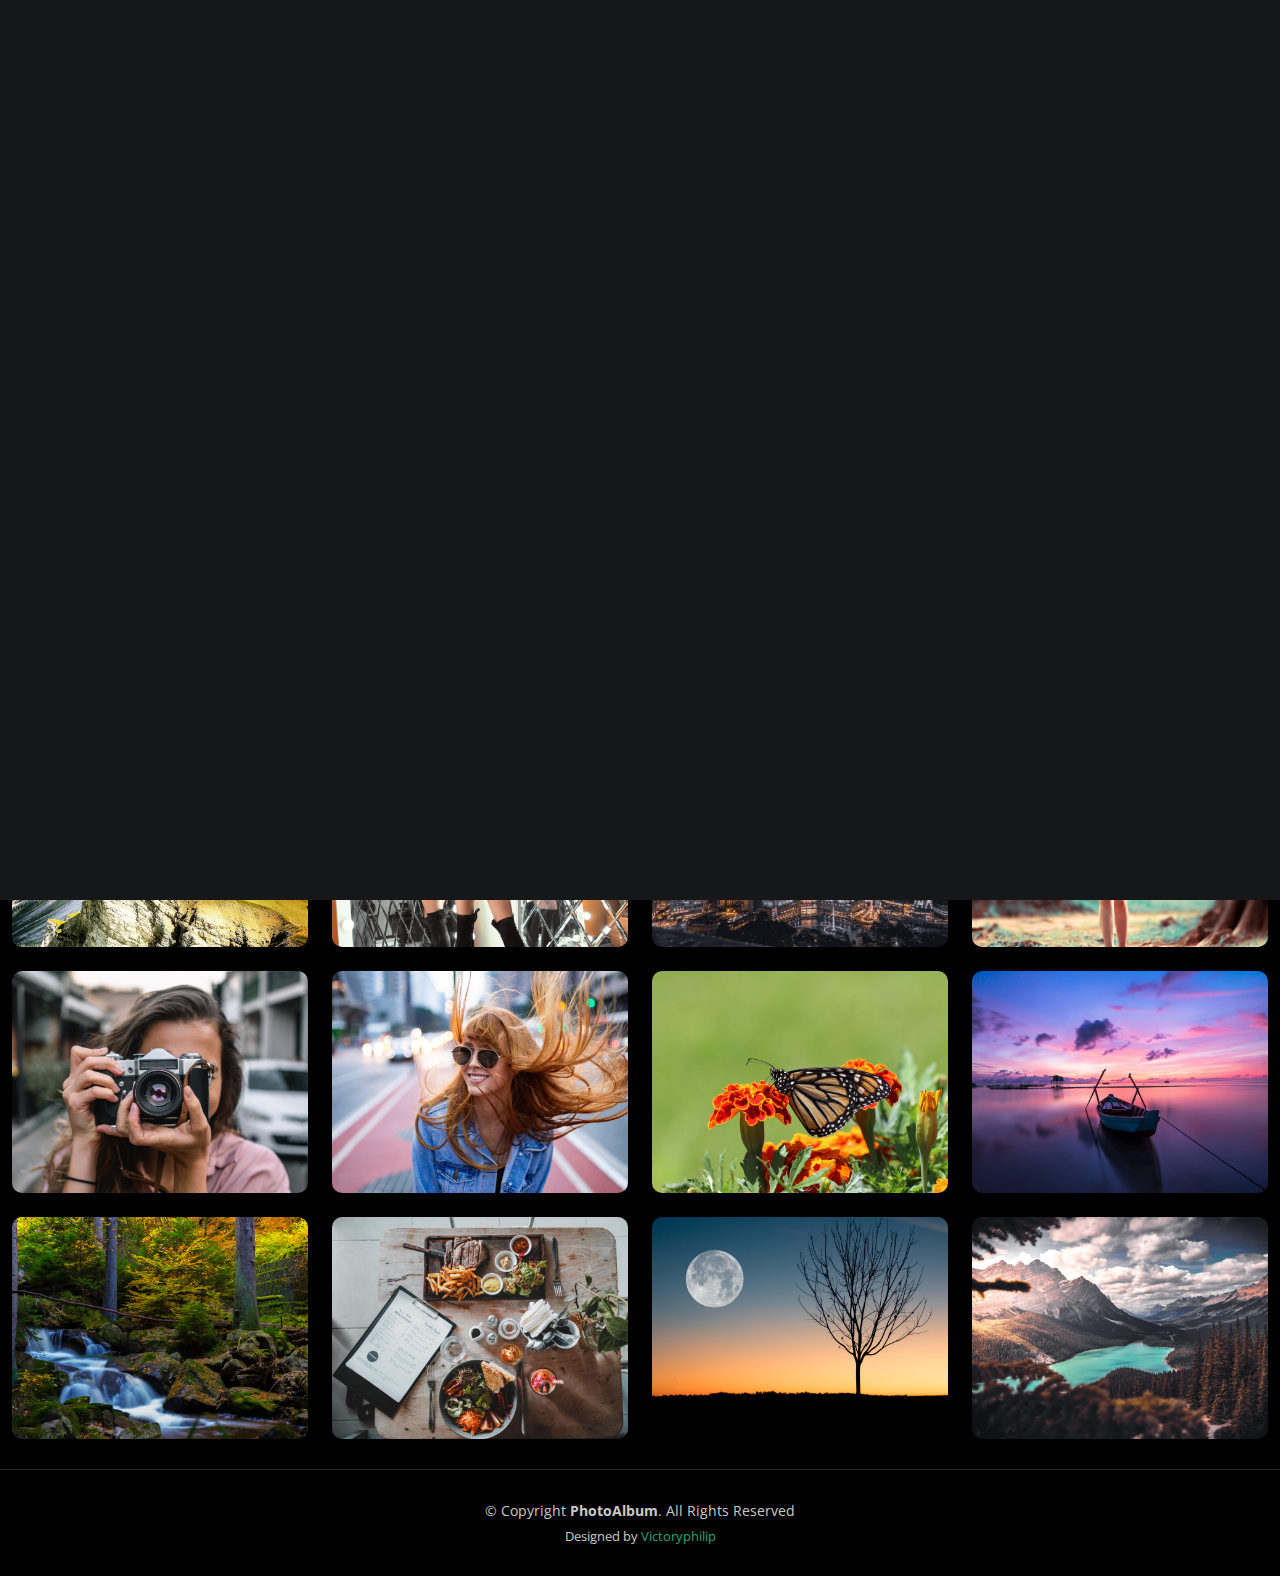
<file: Nature.html>
<!DOCTYPE html>
<html lang="en">

<head>
  <meta charset="utf-8">
  <meta content="width=device-width, initial-scale=1.0" name="viewport">

  <title>PhotoFolio Bootstrap Template - Index</title>
  <meta content="" name="description">
  <meta content="" name="keywords">

  <!-- Favicons -->
  <link rel="shortcut icon" href="/images/camera.webp" type="image/x-icon">
  <link href="assets/img/apple-touch-icon.png" rel="apple-touch-icon">

  <!-- Google Fonts -->
  <link rel="preconnect" href="https://fonts.googleapis.com">
  <link rel="preconnect" href="https://fonts.gstatic.com" crossorigin>
  <link href="https://fonts.googleapis.com/css2?family=Open+Sans:ital,wght@0,300;0,400;0,500;0,600;0,700;1,300;1,400;1,600;1,700&family=Inter:ital,wght@0,300;0,400;0,500;0,600;0,700;1,300;1,400;1,500;1,600;1,700&family=Cardo:ital,wght@0,400;0,700;1,400&display=swap" rel="stylesheet">

  <!-- Vendor CSS Files -->
  <link href="assets/vendor/bootstrap/css/bootstrap.min.css" rel="stylesheet">
  <link href="assets/vendor/bootstrap-icons/bootstrap-icons.css" rel="stylesheet">
  <link href="assets/vendor/swiper/swiper-bundle.min.css" rel="stylesheet">
  <link href="assets/vendor/glightbox/css/glightbox.min.css" rel="stylesheet">
  <link href="assets/vendor/aos/aos.css" rel="stylesheet">

  <!-- Template Main CSS File -->
  <link href="assets/css/main.css" rel="stylesheet">

  <!-- =======================================================
  * Template Name: PhotoAlbum - v1.0
  * Template URL: https://https://github.com/victoryphilip/personal-website
  * Author: https://github.com/victoryphilip
  * License: https://github.com/victoryphilip
  ======================================================== -->
</head>

<body>

  <!-- ======= Header ======= -->
  <header id="header" class="header d-flex align-items-center fixed-top">
    <div class="container-fluid d-flex align-items-center justify-content-between">

      <a href="index.html" class="logo d-flex align-items-center  me-auto me-lg-0">
        <!-- Uncomment the line below if you also wish to use an image logo -->
        <!-- <img src="assets/img/logo.png" alt=""> -->
        <i class="bi bi-camera"></i>
        <h1>PhotoAlbum </h1>
      </a>

      <nav id="navbar" class="navbar">
        <ul>
          <li><a href="index.html" class="active">Home</a></li>
          <li><a href="about.html">About</a></li>
          <li class="dropdown"><a href="#"><span>Gallery</span> <i class="bi bi-chevron-down dropdown-indicator"></i></a>
            <ul>
              <li><a href="Nature.html">Nature</a></li>
              <li><a href="gallery.html">People</a></li>
              <li><a href="Architecture.html">Architecture</a></li>
              <li><a href="Animals.html">Animals</a></li>
              <li><a href="Sports.html">Sports</a></li>
              <li><a href="Travel.html">Travel</a></li>
              <li class="dropdown"><a href="#"><span>Sub Menu</span> <i class="bi bi-chevron-down dropdown-indicator"></i></a>
                <ul>
                  <li><a href="#">Sub Menu 1</a></li>
                  <li><a href="#">Sub Menu 2</a></li>
                  <li><a href="#">Sub Menu 3</a></li>
                </ul>
              </li>
            </ul>
          </li>
          <li><a href="services.html">Services</a></li>
          <li><a href="contact.html">Contact</a></li>
        </ul>
      </nav><!-- .navbar -->

      <div class="header-social-links">
        <a href="#" class="twitter"><i class="bi bi-twitter"></i></a>
        <a href="#" class="facebook"><i class="bi bi-facebook"></i></a>
        <a href="#" class="instagram"><i class="bi bi-instagram"></i></a>
        <a href="#" class="linkedin"><i class="bi bi-linkedin"></i></i></a>
      </div>
      <i class="mobile-nav-toggle mobile-nav-show bi bi-list"></i>
      <i class="mobile-nav-toggle mobile-nav-hide d-none bi bi-x"></i>

    </div>
  </header><!-- End Header -->

  <!-- ======= Hero Section ======= -->
  <section id="hero" class="hero d-flex flex-column justify-content-center align-items-center" data-aos="fade" data-aos-delay="1500">
    <div class="container">
      <div class="row justify-content-center">
        <div class="col-lg-6 text-center">
          <h2>Nature (16 images)</h2>
            <p>Nature photography is a wide range of photography taken outdoors and devoted to displaying natural elements such as landscapes, wildlife, plants, and close-ups of natural scenes and textures.</p>
          <a href="contact.html" class="btn-get-started">Available for hire</a>
        </div>
      </div>
    </div>
  </section><!-- End Hero Section -->

  <main id="main" data-aos="fade" data-aos-delay="1500">

    <!-- ======= Gallery Section ======= -->
    <section id="gallery" class="gallery">
      <div class="container-fluid">

        <div class="row gy-4 justify-content-center">
          <div class="col-xl-3 col-lg-4 col-md-6">
            <div class="gallery-item h-100">
              <img src="assets/img/gallery/gallery-1.jpg" class="img-fluid" alt="">
              <div class="gallery-links d-flex align-items-center justify-content-center">
                <a href="assets/img/gallery/gallery-1.jpg" title="Gallery 1" class="glightbox preview-link"><i class="bi bi-arrows-angle-expand"></i></a>
                <a href="gallery-single.html" class="details-link"><i class="bi bi-link-45deg"></i></a>
              </div>
            </div>
          </div><!-- End Gallery Item -->
          <div class="col-xl-3 col-lg-4 col-md-6">
            <div class="gallery-item h-100">
              <img src="assets/img/gallery/gallery-2.jpg" class="img-fluid" alt="">
              <div class="gallery-links d-flex align-items-center justify-content-center">
                <a href="assets/img/gallery/gallery-2.jpg" title="Gallery 2" class="glightbox preview-link"><i class="bi bi-arrows-angle-expand"></i></a>
                <a href="gallery-single.html" class="details-link"><i class="bi bi-link-45deg"></i></a>
              </div>
            </div>
          </div><!-- End Gallery Item -->
          <div class="col-xl-3 col-lg-4 col-md-6">
            <div class="gallery-item h-100">
              <img src="assets/img/gallery/gallery-3.jpg" class="img-fluid" alt="">
              <div class="gallery-links d-flex align-items-center justify-content-center">
                <a href="assets/img/gallery/gallery-3.jpg" title="Gallery 3" class="glightbox preview-link"><i class="bi bi-arrows-angle-expand"></i></a>
                <a href="gallery-single.html" class="details-link"><i class="bi bi-link-45deg"></i></a>
              </div>
            </div>
          </div><!-- End Gallery Item -->
          <div class="col-xl-3 col-lg-4 col-md-6">
            <div class="gallery-item h-100">
              <img src="assets/img/gallery/gallery-4.jpg" class="img-fluid" alt="">
              <div class="gallery-links d-flex align-items-center justify-content-center">
                <a href="assets/img/gallery/gallery-4.jpg" title="Gallery 4" class="glightbox preview-link"><i class="bi bi-arrows-angle-expand"></i></a>
                <a href="gallery-single.html" class="details-link"><i class="bi bi-link-45deg"></i></a>
              </div>
            </div>
          </div><!-- End Gallery Item -->
          <div class="col-xl-3 col-lg-4 col-md-6">
            <div class="gallery-item h-100">
              <img src="assets/img/gallery/gallery-5.jpg" class="img-fluid" alt="">
              <div class="gallery-links d-flex align-items-center justify-content-center">
                <a href="assets/img/gallery/gallery-5.jpg" title="Gallery 5" class="glightbox preview-link"><i class="bi bi-arrows-angle-expand"></i></a>
                <a href="gallery-single.html" class="details-link"><i class="bi bi-link-45deg"></i></a>
              </div>
            </div>
          </div><!-- End Gallery Item -->
          <div class="col-xl-3 col-lg-4 col-md-6">
            <div class="gallery-item h-100">
              <img src="assets/img/gallery/gallery-6.jpg" class="img-fluid" alt="">
              <div class="gallery-links d-flex align-items-center justify-content-center">
                <a href="assets/img/gallery/gallery-6.jpg" title="Gallery 6" class="glightbox preview-link"><i class="bi bi-arrows-angle-expand"></i></a>
                <a href="gallery-single.html" class="details-link"><i class="bi bi-link-45deg"></i></a>
              </div>
            </div>
          </div><!-- End Gallery Item -->
          <div class="col-xl-3 col-lg-4 col-md-6">
            <div class="gallery-item h-100">
              <img src="assets/img/gallery/gallery-7.jpg" class="img-fluid" alt="">
              <div class="gallery-links d-flex align-items-center justify-content-center">
                <a href="assets/img/gallery/gallery-7.jpg" title="Gallery 7" class="glightbox preview-link"><i class="bi bi-arrows-angle-expand"></i></a>
                <a href="gallery-single.html" class="details-link"><i class="bi bi-link-45deg"></i></a>
              </div>
            </div>
          </div><!-- End Gallery Item -->
          <div class="col-xl-3 col-lg-4 col-md-6">
            <div class="gallery-item h-100">
              <img src="assets/img/gallery/gallery-8.jpg" class="img-fluid" alt="">
              <div class="gallery-links d-flex align-items-center justify-content-center">
                <a href="assets/img/gallery/gallery-8.jpg" title="Gallery 8" class="glightbox preview-link"><i class="bi bi-arrows-angle-expand"></i></a>
                <a href="gallery-single.html" class="details-link"><i class="bi bi-link-45deg"></i></a>
              </div>
            </div>
          </div><!-- End Gallery Item -->
          <div class="col-xl-3 col-lg-4 col-md-6">
            <div class="gallery-item h-100">
              <img src="assets/img/gallery/gallery-9.jpg" class="img-fluid" alt="">
              <div class="gallery-links d-flex align-items-center justify-content-center">
                <a href="assets/img/gallery/gallery-9.jpg" title="Gallery 9" class="glightbox preview-link"><i class="bi bi-arrows-angle-expand"></i></a>
                <a href="gallery-single.html" class="details-link"><i class="bi bi-link-45deg"></i></a>
              </div>
            </div>
          </div><!-- End Gallery Item -->
          <div class="col-xl-3 col-lg-4 col-md-6">
            <div class="gallery-item h-100">
              <img src="assets/img/gallery/gallery-10.jpg" class="img-fluid" alt="">
              <div class="gallery-links d-flex align-items-center justify-content-center">
                <a href="assets/img/gallery/gallery-10.jpg" title="Gallery 10" class="glightbox preview-link"><i class="bi bi-arrows-angle-expand"></i></a>
                <a href="gallery-single.html" class="details-link"><i class="bi bi-link-45deg"></i></a>
              </div>
            </div>
          </div><!-- End Gallery Item -->
          <div class="col-xl-3 col-lg-4 col-md-6">
            <div class="gallery-item h-100">
              <img src="assets/img/gallery/gallery-11.jpg" class="img-fluid" alt="">
              <div class="gallery-links d-flex align-items-center justify-content-center">
                <a href="assets/img/gallery/gallery-11.jpg" title="Gallery 11" class="glightbox preview-link"><i class="bi bi-arrows-angle-expand"></i></a>
                <a href="gallery-single.html" class="details-link"><i class="bi bi-link-45deg"></i></a>
              </div>
            </div>
          </div><!-- End Gallery Item -->
          <div class="col-xl-3 col-lg-4 col-md-6">
            <div class="gallery-item h-100">
              <img src="assets/img/gallery/gallery-12.jpg" class="img-fluid" alt="">
              <div class="gallery-links d-flex align-items-center justify-content-center">
                <a href="assets/img/gallery/gallery-12.jpg" title="Gallery 12" class="glightbox preview-link"><i class="bi bi-arrows-angle-expand"></i></a>
                <a href="gallery-single.html" class="details-link"><i class="bi bi-link-45deg"></i></a>
              </div>
            </div>
          </div><!-- End Gallery Item -->
          <div class="col-xl-3 col-lg-4 col-md-6">
            <div class="gallery-item h-100">
              <img src="assets/img/gallery/gallery-13.jpg" class="img-fluid" alt="">
              <div class="gallery-links d-flex align-items-center justify-content-center">
                <a href="assets/img/gallery/gallery-13.jpg" title="Gallery 13" class="glightbox preview-link"><i class="bi bi-arrows-angle-expand"></i></a>
                <a href="gallery-single.html" class="details-link"><i class="bi bi-link-45deg"></i></a>
              </div>
            </div>
          </div><!-- End Gallery Item -->
          <div class="col-xl-3 col-lg-4 col-md-6">
            <div class="gallery-item h-100">
              <img src="assets/img/gallery/gallery-14.jpg" class="img-fluid" alt="">
              <div class="gallery-links d-flex align-items-center justify-content-center">
                <a href="assets/img/gallery/gallery-14.jpg" title="Gallery 14" class="glightbox preview-link"><i class="bi bi-arrows-angle-expand"></i></a>
                <a href="gallery-single.html" class="details-link"><i class="bi bi-link-45deg"></i></a>
              </div>
            </div>
          </div><!-- End Gallery Item -->
          <div class="col-xl-3 col-lg-4 col-md-6">
            <div class="gallery-item h-100">
              <img src="assets/img/gallery/gallery-15.jpg" class="img-fluid" alt="">
              <div class="gallery-links d-flex align-items-center justify-content-center">
                <a href="assets/img/gallery/gallery-15.jpg" title="Gallery 15" class="glightbox preview-link"><i class="bi bi-arrows-angle-expand"></i></a>
                <a href="gallery-single.html" class="details-link"><i class="bi bi-link-45deg"></i></a>
              </div>
            </div>
          </div><!-- End Gallery Item -->
          <div class="col-xl-3 col-lg-4 col-md-6">
            <div class="gallery-item h-100">
              <img src="assets/img/gallery/gallery-16.jpg" class="img-fluid" alt="">
              <div class="gallery-links d-flex align-items-center justify-content-center">
                <a href="assets/img/gallery/gallery-16.jpg" title="Gallery 16" class="glightbox preview-link"><i class="bi bi-arrows-angle-expand"></i></a>
                <a href="gallery-single.html" class="details-link"><i class="bi bi-link-45deg"></i></a>
              </div>
            </div>
          </div><!-- End Gallery Item -->

        </div>

      </div>
    </section><!-- End Gallery Section -->

  </main><!-- End #main -->

  <!-- ======= Footer ======= -->
  <footer id="footer" class="footer">
    <div class="container">
      <div class="copyright">
        &copy; Copyright <strong><span>PhotoAlbum</span></strong>. All Rights Reserved
      </div>
      <div class="credits">
       <!-- Licensing information: https://https://github.com/victoryphilip/personal-website -->
        Designed by <a href="https://github.com/victoryphilip">Victoryphilip</a>
      </div>
    </div>
  </footer><!-- End Footer -->

  <a href="#" class="scroll-top d-flex align-items-center justify-content-center"><i class="bi bi-arrow-up-short"></i></a>

  <div id="preloader">
    <div class="line"></div>
  </div>

  <!-- Vendor JS Files -->
  <script src="assets/vendor/bootstrap/js/bootstrap.bundle.min.js"></script>
  <script src="assets/vendor/swiper/swiper-bundle.min.js"></script>
  <script src="assets/vendor/glightbox/js/glightbox.min.js"></script>
  <script src="assets/vendor/aos/aos.js"></script>
  <script src="assets/vendor/php-email-form/validate.js"></script>

  <!-- Template Main JS File -->
  <script src="assets/js/main.js"></script>

</body>
</html>
</file>
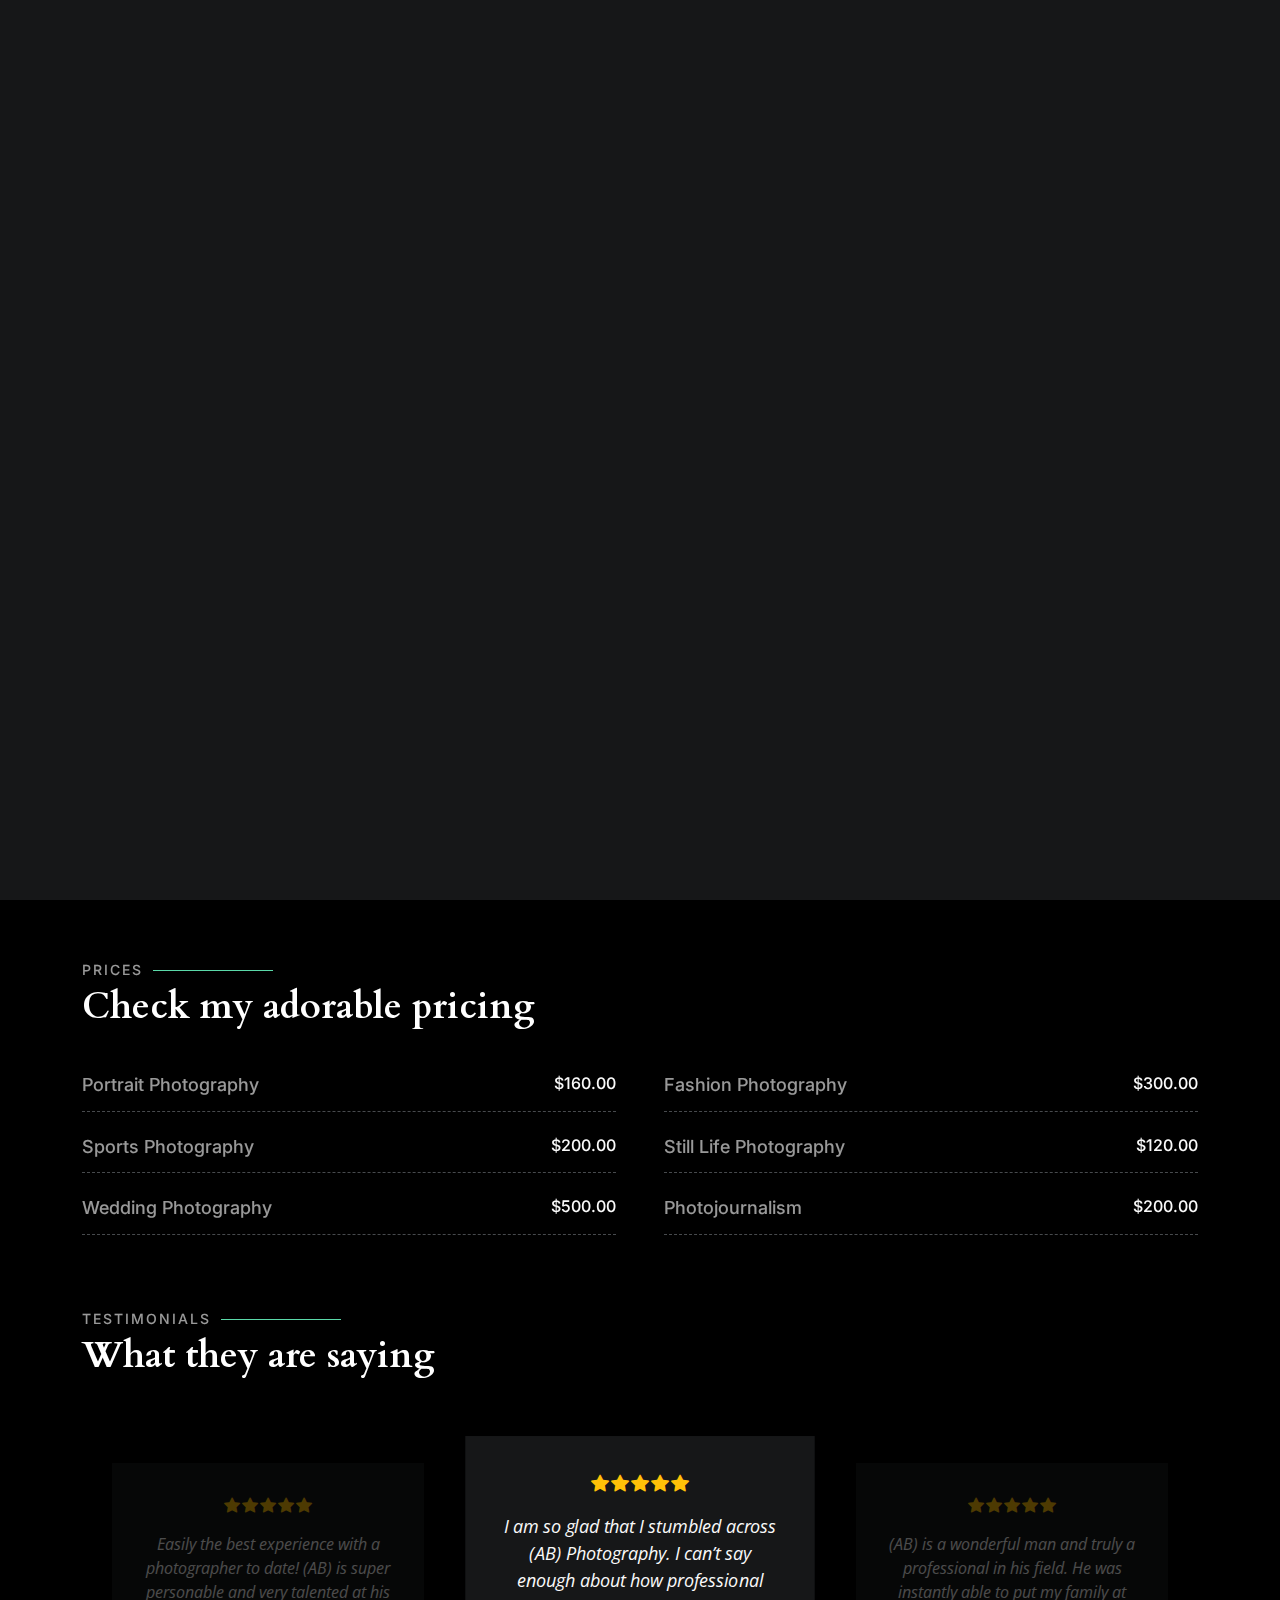
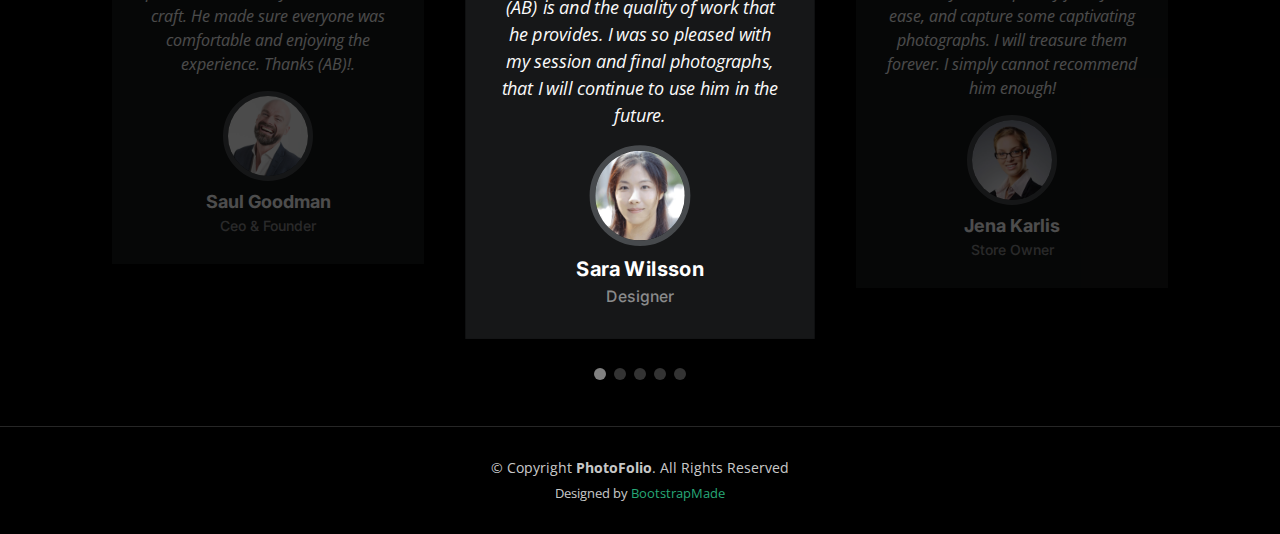
<file: services.html>
<!DOCTYPE html>
<html lang="en">

<head>
  <meta charset="utf-8">
  <meta content="width=device-width, initial-scale=1.0" name="viewport">

  <title>PhotoFolio Bootstrap Template - Services</title>
  <meta content="" name="description">
  <meta content="" name="keywords">

  <!-- Favicons -->
  <link rel="shortcut icon" href="/images/camera.webp" type="image/x-icon">
  <link href="assets/img/apple-touch-icon.png" rel="apple-touch-icon">

  <!-- Google Fonts -->
  <link rel="preconnect" href="https://fonts.googleapis.com">
  <link rel="preconnect" href="https://fonts.gstatic.com" crossorigin>
  <link href="https://fonts.googleapis.com/css2?family=Open+Sans:ital,wght@0,300;0,400;0,500;0,600;0,700;1,300;1,400;1,600;1,700&family=Inter:ital,wght@0,300;0,400;0,500;0,600;0,700;1,300;1,400;1,500;1,600;1,700&family=Cardo:ital,wght@0,400;0,700;1,400&display=swap" rel="stylesheet">

  <!-- Vendor CSS Files -->
  <link href="assets/vendor/bootstrap/css/bootstrap.min.css" rel="stylesheet">
  <link href="assets/vendor/bootstrap-icons/bootstrap-icons.css" rel="stylesheet">
  <link href="assets/vendor/swiper/swiper-bundle.min.css" rel="stylesheet">
  <link href="assets/vendor/glightbox/css/glightbox.min.css" rel="stylesheet">
  <link href="assets/vendor/aos/aos.css" rel="stylesheet">

  <!-- Template Main CSS File -->
  <link href="assets/css/main.css" rel="stylesheet">

  <!-- =======================================================
  * Template Name: PhotoAlbum - v1.0
  * Template URL: https://https://github.com/victoryphilip/personal-website
  * Author: https://github.com/victoryphilip
  * License: https://github.com/victoryphilip
  ======================================================== -->
</head>

<body>

  <!-- ======= Header ======= -->
  <header id="header" class="header d-flex align-items-center fixed-top">
    <div class="container-fluid d-flex align-items-center justify-content-between">

      <a href="index.html" class="logo d-flex align-items-center  me-auto me-lg-0">
        <!-- Uncomment the line below if you also wish to use an image logo -->
        <!-- <img src="assets/img/logo.png" alt=""> -->
        <i class="bi bi-camera"></i>
        <h1>PhotoAlbum</h1>
      </a>

      <nav id="navbar" class="navbar">
        <ul>
          <li><a href="index.html">Home</a></li>
          <li><a href="about.html">About</a></li>
          <li class="dropdown"><a href="#"><span>Gallery</span> <i class="bi bi-chevron-down dropdown-indicator"></i></a>
            <ul>
              <li><a href="gallery.html">Nature</a></li>
              <li><a href="gallery.html">People</a></li>
              <li><a href="gallery.html">Architecture</a></li>
              <li><a href="gallery.html">Animals</a></li>
              <li><a href="gallery.html">Sports</a></li>
              <li><a href="gallery.html">Travel</a></li>
              <li class="dropdown"><a href="#"><span>Sub Menu</span> <i class="bi bi-chevron-down dropdown-indicator"></i></a>
                <ul>
                  <li><a href="#">Sub Menu 1</a></li>
                  <li><a href="#">Sub Menu 2</a></li>
                  <li><a href="#">Sub Menu 3</a></li>
                </ul>
              </li>
            </ul>
          </li>
          <li><a href="services.html" class="active">Services</a></li>
          <li><a href="contact.html">Contact</a></li>
        </ul>
      </nav><!-- .navbar -->

      <div class="header-social-links">
        <a href="#" class="twitter"><i class="bi bi-twitter"></i></a>
        <a href="#" class="facebook"><i class="bi bi-facebook"></i></a>
        <a href="#" class="instagram"><i class="bi bi-instagram"></i></a>
        <a href="#" class="linkedin"><i class="bi bi-linkedin"></i></i></a>
      </div>
      <i class="mobile-nav-toggle mobile-nav-show bi bi-list"></i>
      <i class="mobile-nav-toggle mobile-nav-hide d-none bi bi-x"></i>

    </div>
  </header><!-- End Header -->

  <main id="main" data-aos="fade" data-aos-delay="1500">

    <!-- ======= End Page Header ======= -->
    <div class="page-header d-flex align-items-center">
      <div class="container position-relative">
        <div class="row d-flex justify-content-center">
          <div class="col-lg-6 text-center">
            <h2>Services</h2>
            <p>Take advantage of it while it lasts by utilizing some of our high-quality services that we provide at reasonable prices, which are listed below with prices.</p>

            <a class="cta-btn" href="contact.html">Available for hire</a>

          </div>
        </div>
      </div>
    </div><!-- End Page Header -->

    <!-- ======= Services Section ======= -->
    <section id="services" class="services">
      <div class="container">

        <div class="row gy-4">

          <div class="col-xl-3 col-md-6 d-flex">
            <div class="service-item position-relative">
              <i class="bi bi-activity"></i>
              <h4><a href="" class="stretched-link">WE ARE STORYTELLERS</a></h4>
              <p>There's absolutely no need to pose or perform here.
                You can let your guard down -- to fully and completely enjoy your day because
                (you might not know it yet, but) your story is already filled with SO MUCH beauty!
                And we're experts at seeing it.</p>
            </div>
          </div><!-- End Service Item -->

          <div class="col-xl-3 col-md-6 d-flex">
            <div class="service-item position-relative">
              <i class="bi bi-bounding-box-circles"></i>
              <h4><a href="" class="stretched-link">IF YOU'RE LOOKING FOR PHOTOGRAPHY THAT TELLS A STORY. YOU'RE IN THE RIGHT PLACE.</a></h4>
              <p>We feel you, you have some really big decisions to make while planning a wedding!
                We want photography to be one decision you don't have to stress about - so let us put you at ease:</p>
            </div>
          </div><!-- End Service Item -->

          <div class="col-xl-3 col-md-6 d-flex">
            <div class="service-item position-relative">
              <i class="bi bi-calendar4-week"></i>
              <h4><a href="" class="stretched-link"> WHEN WE SHOW UP WE BRING A CALM JOYFUL ARTISTIC CREATIVE GENUINE PRESENCE</a></h4>
              <p>When we arrive to a wedding, we join you as friends + guides.
                We take the time to cultivate this relationship with you
                and really get to know you + your families
                in order to seamlessly integrate ourselves into your day!</p>
            </div>
          </div><!-- End Service Item -->

          <div class="col-xl-3 col-md-6 d-flex">
            <div class="service-item position-relative">
              <i class="bi bi-broadcast"></i>
              <h4><a href="" class="stretched-link">DISTANCE ISN'T A BARRIER TO ANY OF UR SERVICES</a></h4>
              <p>With a top-notch camera that shoots in 4K ultra HD, we are transportable and deliver to any province in Canada.</p>
            </div>
          </div><!-- End Service Item -->

        </div>

      </div>
    </section><!-- End Services Section -->

    <!-- ======= Pricing Section ======= -->
    <section id="pricing" class="pricing">
      <div class="container">

        <div class="section-header">
          <h2>Prices</h2>
          <p>Check my adorable pricing</p>
        </div>

        <div class="row gy-4 gx-lg-5">

          <div class="col-lg-6">
            <div class="pricing-item d-flex justify-content-between">
              <h3>Portrait Photography</h3>
              <h4>$160.00</h4>
            </div>
          </div><!-- End Pricing Item -->

          <div class="col-lg-6">
            <div class="pricing-item d-flex justify-content-between">
              <h3>Fashion Photography</h3>
              <h4>$300.00</h4>
            </div>
          </div><!-- End Pricing Item -->

          <div class="col-lg-6">
            <div class="pricing-item d-flex justify-content-between">
              <h3>Sports Photography</h3>
              <h4>$200.00</h4>
            </div>
          </div><!-- End Pricing Item -->

          <div class="col-lg-6">
            <div class="pricing-item d-flex justify-content-between">
              <h3>Still Life Photography</h3>
              <h4>$120.00</h4>
            </div>
          </div><!-- End Pricing Item -->

          <div class="col-lg-6">
            <div class="pricing-item d-flex justify-content-between">
              <h3>Wedding Photography</h3>
              <h4>$500.00</h4>
            </div>
          </div><!-- End Pricing Item -->

          <div class="col-lg-6">
            <div class="pricing-item d-flex justify-content-between">
              <h3>Photojournalism</h3>
              <h4>$200.00</h4>
            </div>
          </div><!-- End Pricing Item -->

        </div>
    </section><!-- End Pricing Section -->

    <!-- ======= Testimonials Section ======= -->
    <section id="testimonials" class="testimonials">
      <div class="container">

        <div class="section-header">
          <h2>Testimonials</h2>
          <p>What they are saying</p>
        </div>

        <div class="slides-3 swiper">
          <div class="swiper-wrapper">

            <div class="swiper-slide">
              <div class="testimonial-item">
                <div class="stars">
                  <i class="bi bi-star-fill"></i><i class="bi bi-star-fill"></i><i class="bi bi-star-fill"></i><i class="bi bi-star-fill"></i><i class="bi bi-star-fill"></i>
                </div>
                <p>
                  Easily the best experience with a photographer to date! (AB) is super personable and very talented at his craft. He made sure everyone was comfortable and enjoying the experience. Thanks (AB)!.
                </p>
                <div class="profile mt-auto">
                  <img src="assets/img/testimonials/testimonials-1.jpg" class="testimonial-img" alt="">
                  <h3>Saul Goodman</h3>
                  <h4>Ceo &amp; Founder</h4>
                </div>
              </div>
            </div><!-- End testimonial item -->

            <div class="swiper-slide">
              <div class="testimonial-item">
                <div class="stars">
                  <i class="bi bi-star-fill"></i><i class="bi bi-star-fill"></i><i class="bi bi-star-fill"></i><i class="bi bi-star-fill"></i><i class="bi bi-star-fill"></i>
                </div>
                <p>
                  I am so glad that I stumbled across (AB) Photography. I can’t say enough about how professional (AB) is and the quality of work that he provides. I was so pleased with my session and final photographs, that I will continue to use him in the future.
                </p>
                <div class="profile mt-auto">
                  <img src="assets/img/testimonials/testimonials-2.jpg" class="testimonial-img" alt="">
                  <h3>Sara Wilsson</h3>
                  <h4>Designer</h4>
                </div>
              </div>
            </div><!-- End testimonial item -->

            <div class="swiper-slide">
              <div class="testimonial-item">
                <div class="stars">
                  <i class="bi bi-star-fill"></i><i class="bi bi-star-fill"></i><i class="bi bi-star-fill"></i><i class="bi bi-star-fill"></i><i class="bi bi-star-fill"></i>
                </div>
                <p>
                  (AB) is a wonderful man and truly a professional in his field. He was instantly able to put my family at ease, and capture some captivating photographs. I will treasure them forever. I simply cannot recommend him enough!
                </p>
                <div class="profile mt-auto">
                  <img src="assets/img/testimonials/testimonials-3.jpg" class="testimonial-img" alt="">
                  <h3>Jena Karlis</h3>
                  <h4>Store Owner</h4>
                </div>
              </div>
            </div><!-- End testimonial item -->

            <div class="swiper-slide">
              <div class="testimonial-item">
                <div class="stars">
                  <i class="bi bi-star-fill"></i><i class="bi bi-star-fill"></i><i class="bi bi-star-fill"></i><i class="bi bi-star-fill"></i><i class="bi bi-star-fill"></i>
                </div>
                <p>
                  There just aren’t enough words to possibly describe how amazing each and every photo that Ab snaps. She has a magical way of finding the perfect angle, lighting and of course expressions.
                </p>
                <div class="profile mt-auto">
                  <img src="assets/img/testimonials/testimonials-4.jpg" class="testimonial-img" alt="">
                  <h3>Matt Brandon</h3>
                  <h4>Freelancer</h4>
                </div>
              </div>
            </div><!-- End testimonial item -->

            <div class="swiper-slide">
              <div class="testimonial-item">
                <div class="stars">
                  <i class="bi bi-star-fill"></i><i class="bi bi-star-fill"></i><i class="bi bi-star-fill"></i><i class="bi bi-star-fill"></i><i class="bi bi-star-fill"></i>
                </div>
                <p>
                  (AB) creates magic. She has captured the most special moments of my family’s life. I would never hesitate to recommend her to anyone who wants a true professional to create a customized photography experience.
                </p>
                <div class="profile mt-auto">
                  <img src="assets/img/testimonials/testimonials-5.jpg" class="testimonial-img" alt="">
                  <h3>John Larson</h3>
                  <h4>Entrepreneur</h4>
                </div>
              </div>
            </div><!-- End testimonial item -->

          </div>
          <div class="swiper-pagination"></div>
        </div>

      </div>
    </section><!-- End Testimonials Section -->

  </main><!-- End #main -->

  <!-- ======= Footer ======= -->
  <footer id="footer" class="footer">
    <div class="container">
      <div class="copyright">
        &copy; Copyright <strong><span>PhotoFolio</span></strong>. All Rights Reserved
      </div>
      <div class="credits">
       <!-- Licensing information: https://https://github.com/victoryphilip/personal-website -->
        Designed by <a href="https://bootstrapmade.com/">BootstrapMade</a>
      </div>
    </div>
  </footer><!-- End Footer -->

  <a href="#" class="scroll-top d-flex align-items-center justify-content-center"><i class="bi bi-arrow-up-short"></i></a>

  <div id="preloader">
    <div class="line"></div>
  </div>

  <!-- Vendor JS Files -->
  <script src="assets/vendor/bootstrap/js/bootstrap.bundle.min.js"></script>
  <script src="assets/vendor/swiper/swiper-bundle.min.js"></script>
  <script src="assets/vendor/glightbox/js/glightbox.min.js"></script>
  <script src="assets/vendor/aos/aos.js"></script>
  <script src="assets/vendor/php-email-form/validate.js"></script>

  <!-- Template Main JS File -->
  <script src="assets/js/main.js"></script>

</body>

</html>
</file>
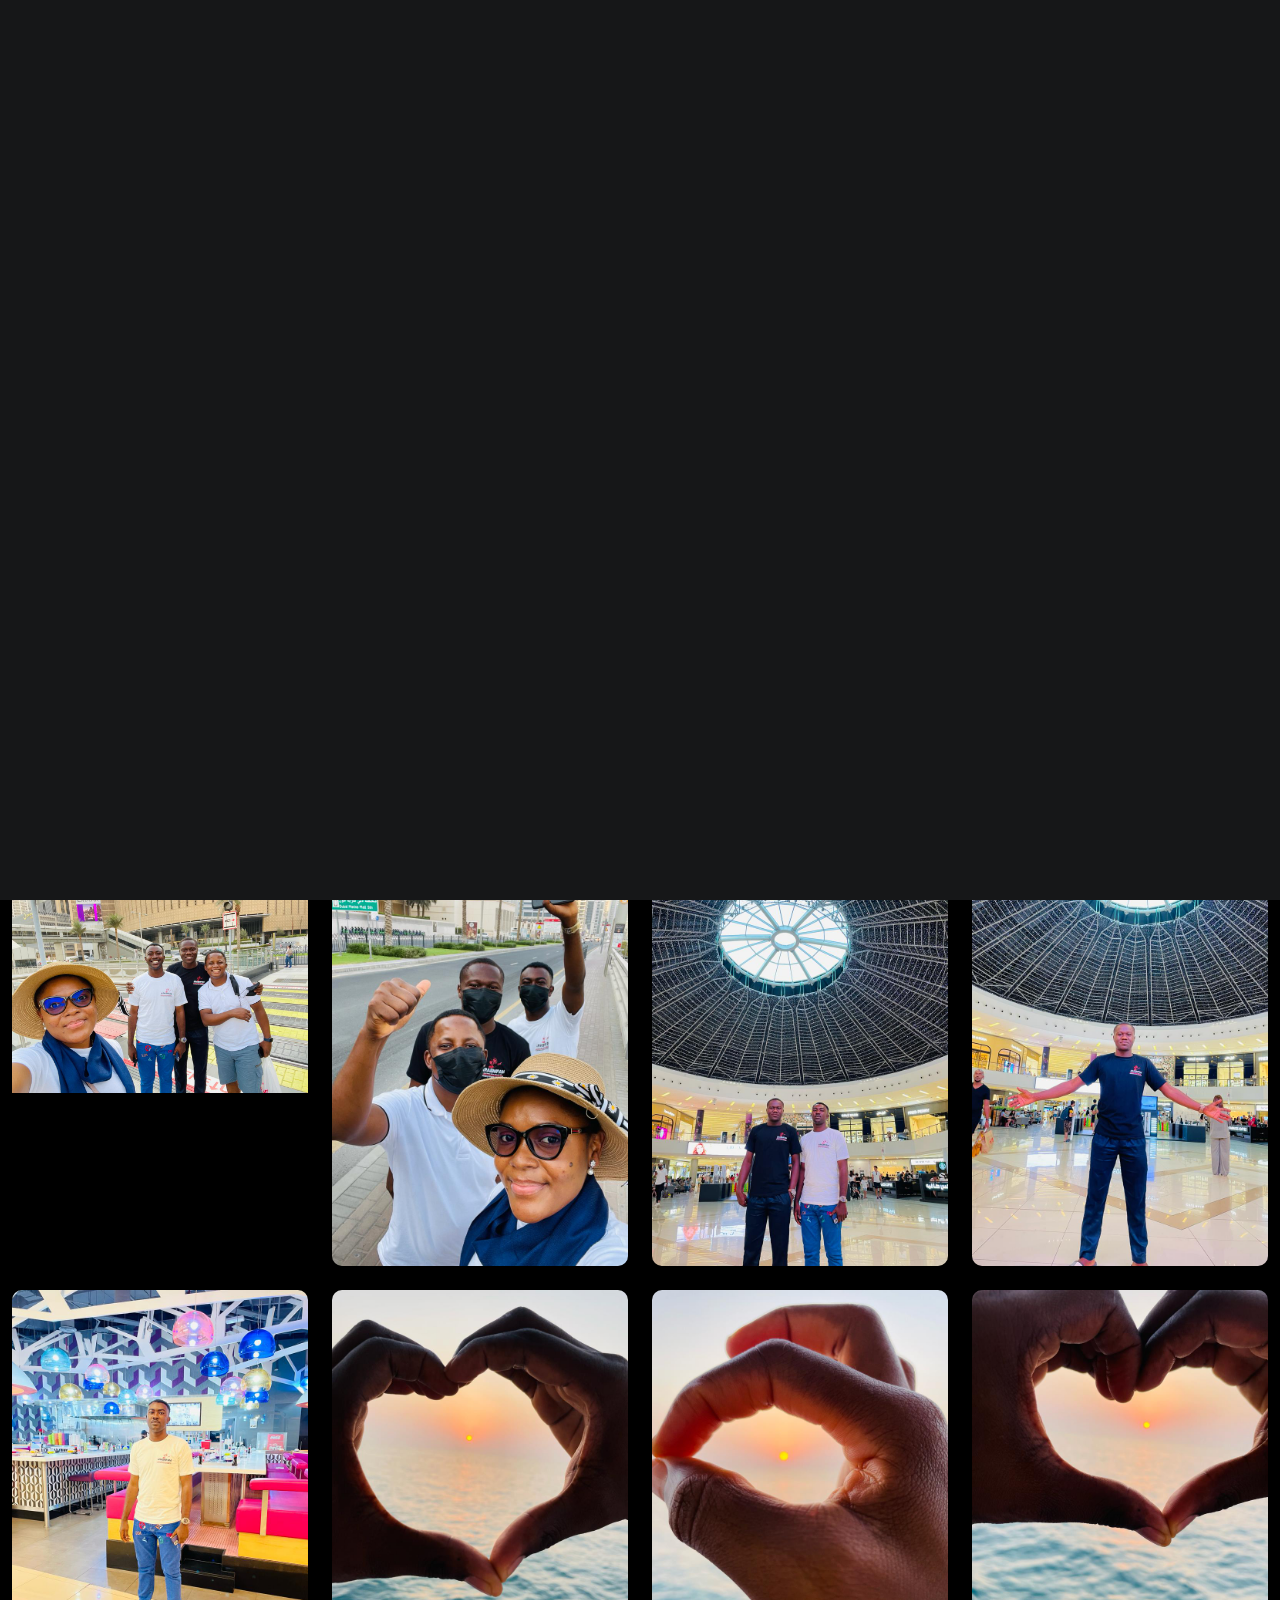
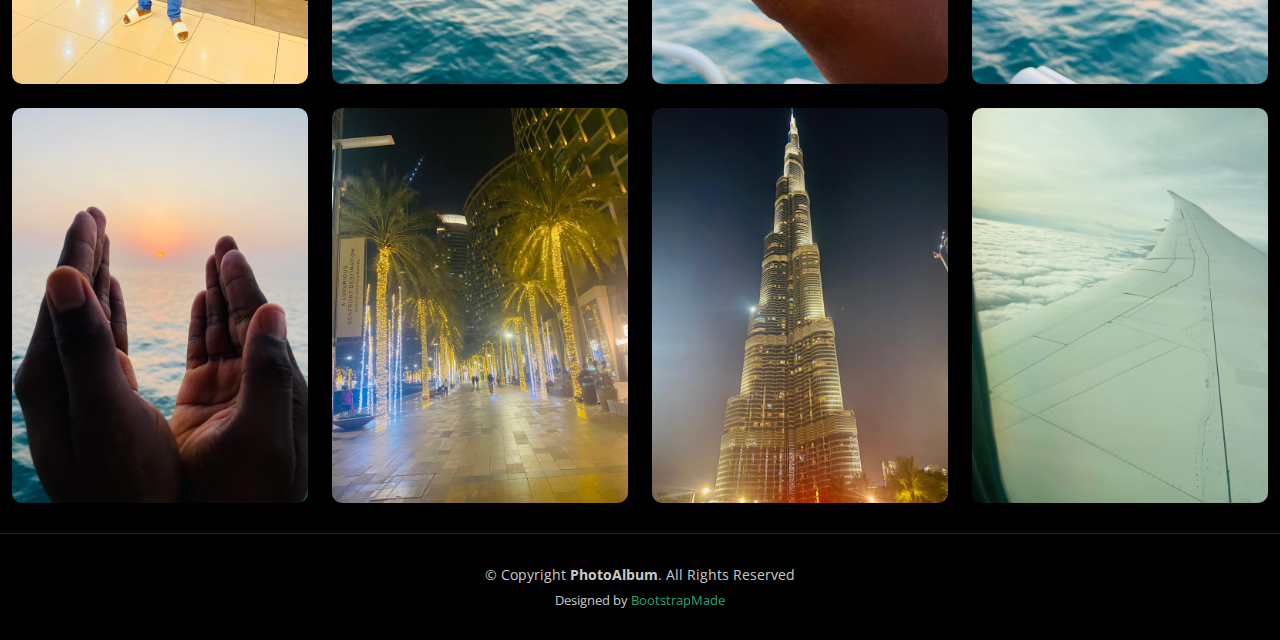
<file: Travel.html>
<!DOCTYPE html>
<html lang="en">

<head>
  <meta charset="utf-8">
  <meta content="width=device-width, initial-scale=1.0" name="viewport">

  <title>PhotoFolio Bootstrap Template - Gallery</title>
  <meta content="" name="description">
  <meta content="" name="keywords">

  <!-- Favicons -->
  <link rel="shortcut icon" href="/images/camera.webp" type="image/x-icon">
  <link href="assets/img/apple-touch-icon.png" rel="apple-touch-icon">

  <!-- Google Fonts -->
  <link rel="preconnect" href="https://fonts.googleapis.com">
  <link rel="preconnect" href="https://fonts.gstatic.com" crossorigin>
  <link href="https://fonts.googleapis.com/css2?family=Open+Sans:ital,wght@0,300;0,400;0,500;0,600;0,700;1,300;1,400;1,600;1,700&family=Inter:ital,wght@0,300;0,400;0,500;0,600;0,700;1,300;1,400;1,500;1,600;1,700&family=Cardo:ital,wght@0,400;0,700;1,400&display=swap" rel="stylesheet">

  <!-- Vendor CSS Files -->
  <link href="assets/vendor/bootstrap/css/bootstrap.min.css" rel="stylesheet">
  <link href="assets/vendor/bootstrap-icons/bootstrap-icons.css" rel="stylesheet">
  <link href="assets/vendor/swiper/swiper-bundle.min.css" rel="stylesheet">
  <link href="assets/vendor/glightbox/css/glightbox.min.css" rel="stylesheet">
  <link href="assets/vendor/aos/aos.css" rel="stylesheet">

  <!-- Template Main CSS File -->
  <link href="assets/css/main.css" rel="stylesheet">

  <!-- =======================================================
   * Template Name: PhotoAlbum - v1.0
  * Template URL: https://https://github.com/victoryphilip/personal-website
  * Author: https://github.com/victoryphilip
  * License: https://github.com/victoryphilip
  ======================================================== -->
</head>

<body>

  <!-- ======= Header ======= -->
  <header id="header" class="header d-flex align-items-center fixed-top">
    <div class="container-fluid d-flex align-items-center justify-content-between">

      <a href="index.html" class="logo d-flex align-items-center  me-auto me-lg-0">
        <!-- Uncomment the line below if you also wish to use an image logo -->
        <!-- <img src="assets/img/logo.png" alt=""> -->
        <i class="bi bi-camera"></i>
        <h1>PhotoAlbum</h1>
      </a>

      <nav id="navbar" class="navbar">
        <ul>
          <li><a href="index.html">Home</a></li>
          <li><a href="about.html">About</a></li>
          <li class="dropdown"><a href="#" class="active"><span>Gallery</span> <i class="bi bi-chevron-down dropdown-indicator"></i></a>
            <ul>
              <li><a href="Nature.html">Nature</a></li>
              <li><a href="gallery.html">People</a></li>
              <li><a href="Architecture.html">Architecture</a></li>
              <li><a href="Animals.html">Animals</a></li>
              <li><a href="Sports.html">Sports</a></li>
              <li><a href="Travel.html">Travel</a></li>
              <li class="dropdown"><a href="#"><span>Sub Menu</span> <i class="bi bi-chevron-down dropdown-indicator"></i></a>
                <ul>
                  <li><a href="#">Sub Menu 1</a></li>
                  <li><a href="#">Sub Menu 2</a></li>
                  <li><a href="#">Sub Menu 3</a></li>
                </ul>
              </li>
            </ul>
          </li>
          <li><a href="services.html">Services</a></li>
          <li><a href="contact.html">Contact</a></li>
        </ul>
      </nav><!-- .navbar -->

      <div class="header-social-links">
        <a href="#" class="twitter"><i class="bi bi-twitter"></i></a>
        <a href="#" class="facebook"><i class="bi bi-facebook"></i></a>
        <a href="#" class="instagram"><i class="bi bi-instagram"></i></a>
        <a href="#" class="linkedin"><i class="bi bi-linkedin"></i></i></a>
      </div>
      <i class="mobile-nav-toggle mobile-nav-show bi bi-list"></i>
      <i class="mobile-nav-toggle mobile-nav-hide d-none bi bi-x"></i>

    </div>
  </header><!-- End Header -->

  <main id="main" data-aos="fade" data-aos-delay="1500">

    <!-- ======= End Page Header ======= -->
    <div class="page-header d-flex align-items-center">
      <div class="container position-relative">
        <div class="row d-flex justify-content-center">
          <div class="col-lg-6 text-center">
            <h2>Travel (16 images)</h2>
            <p>Travel photography is a genre of photography that may involve the documentation of an area's landscape, people, cultures, customs, and history.</p>

            <a class="cta-btn" href="contact.html">Available for hire</a>

          </div>
        </div>
      </div>
    </div><!-- End Page Header -->

    <!-- ======= Gallery Section ======= -->
    <section id="gallery" class="gallery">
      <div class="container-fluid">

        <div class="row gy-4 justify-content-center">
          <div class="col-xl-3 col-lg-4 col-md-6">
            <div class="gallery-item h-100">
              <img src="/images/Travel.jpeg" class="img-fluid" alt="Abiams">
              <div class="gallery-links d-flex align-items-center justify-content-center">
                <a href="/images/Travel.jpeg" title="Abiams" class="glightbox preview-link"><i class="bi bi-arrows-angle-expand"></i></a>
                <a href="gallery-single.html" class="details-link"><i class="bi bi-link-45deg"></i></a>
              </div>
            </div>
          </div><!-- End Gallery Item -->
          <div class="col-xl-3 col-lg-4 col-md-6">
            <div class="gallery-item h-100">
              <img src="/images/Travel2.jpeg" class="img-fluid" alt="Abu-Dhabi">
              <div class="/images/Travel2.jpeg" title="Abu-Dhabi" class="glightbox preview-link"><i class="bi bi-arrows-angle-expand"></i></a>
                <a href="gallery-single.html" class="details-link"><i class="bi bi-link-45deg"></i></a>
              </div>
            </div>
          </div><!-- End Gallery Item -->
          <div class="col-xl-3 col-lg-4 col-md-6">
            <div class="gallery-item h-100">
              <img src="/images/Travel3.jpeg" class="img-fluid" alt="Abu-Dhabi">
              <div class="gallery-links d-flex align-items-center justify-content-center">
                <a href="/images/Travel3.jpeg" title="Abu-Dhabi" class="glightbox preview-link"><i class="bi bi-arrows-angle-expand"></i></a>
                <a href="gallery-single.html" class="details-link"><i class="bi bi-link-45deg"></i></a>
              </div>
            </div>
          </div><!-- End Gallery Item -->
          <div class="col-xl-3 col-lg-4 col-md-6">
            <div class="gallery-item h-100">
              <img src="/images/Travel4.jpeg" class="img-fluid" alt="Food">
              <div class="gallery-links d-flex align-items-center justify-content-center">
                <a href="/images/Travel4.jpeg" title="Food" class="glightbox preview-link"><i class="bi bi-arrows-angle-expand"></i></a>
                <a href="gallery-single.html" class="details-link"><i class="bi bi-link-45deg"></i></a>
              </div>
            </div>
          </div><!-- End Gallery Item -->
          <div class="col-xl-3 col-lg-4 col-md-6">
            <div class="gallery-item h-100">
              <img src="/images/Travel5.jpeg" class="img-fluid" alt="Group-photograph">
              <div class="gallery-links d-flex align-items-center justify-content-center">
                <a href="/images/Travel5.jpeg" title="Group-photograph" class="glightbox preview-link"><i class="bi bi-arrows-angle-expand"></i></a>
                <a href="gallery-single.html" class="details-link"><i class="bi bi-link-45deg"></i></a>
              </div>
            </div>
          </div><!-- End Gallery Item -->
          <div class="col-xl-3 col-lg-4 col-md-6">
            <div class="gallery-item h-100">
              <img src="/images/Travel6.jpeg" class="img-fluid" alt="Group-photograph">
              <div class="gallery-links d-flex align-items-center justify-content-center">
                <a href="/images/Travel6.jpeg" title="Group-photograph" class="glightbox preview-link"><i class="bi bi-arrows-angle-expand"></i></a>
                <a href="gallery-single.html" class="details-link"><i class="bi bi-link-45deg"></i></a>
              </div>
            </div>
          </div><!-- End Gallery Item -->
          <div class="col-xl-3 col-lg-4 col-md-6">
            <div class="gallery-item h-100">
              <img src="/images/Travel7.jpeg" class="img-fluid" alt="Jahswill">
              <div class="gallery-links d-flex align-items-center justify-content-center">
                <a href="/images/Travel7.jpeg" title="Jahswill" class="glightbox preview-link"><i class="bi bi-arrows-angle-expand"></i></a>
                <a href="gallery-single.html" class="details-link"><i class="bi bi-link-45deg"></i></a>
              </div>
            </div>
          </div><!-- End Gallery Item -->
          <div class="col-xl-3 col-lg-4 col-md-6">
            <div class="gallery-item h-100">
              <img src="/images/Travel8.jpeg" class="img-fluid" alt="Jahswill">
              <div class="gallery-links d-flex align-items-center justify-content-center">
                <a href="/images/Travel8.jpeg" title="Jahswill" class="glightbox preview-link"><i class="bi bi-arrows-angle-expand"></i></a>
                <a href="gallery-single.html" class="details-link"><i class="bi bi-link-45deg"></i></a>
              </div>
            </div>
          </div><!-- End Gallery Item -->
          <div class="col-xl-3 col-lg-4 col-md-6">
            <div class="gallery-item h-100">
              <img src="/images/Travel9.jpeg" class="img-fluid" alt="Abiams" >
              <div class="gallery-links d-flex align-items-center justify-content-center">
                <a href="/images/Travel9.jpeg" title="Abiams" class="glightbox preview-link"><i class="bi bi-arrows-angle-expand"></i></a>
                <a href="gallery-single.html" class="details-link"><i class="bi bi-link-45deg"></i></a>
              </div>
            </div>
          </div><!-- End Gallery Item -->
          <div class="col-xl-3 col-lg-4 col-md-6">
            <div class="gallery-item h-100">
              <img src="/images/Travel10.jpeg" class="img-fluid" alt="Love">
              <div class="gallery-links d-flex align-items-center justify-content-center">
                <a href="/images/Travel10.jpeg" title="Love" class="glightbox preview-link"><i class="bi bi-arrows-angle-expand"></i></a>
                <a href="gallery-single.html" class="details-link"><i class="bi bi-link-45deg"></i></a>
              </div>
            </div>
          </div><!-- End Gallery Item -->
          <div class="col-xl-3 col-lg-4 col-md-6">
            <div class="gallery-item h-100">
              <img src="/images/Travel11.jpeg" class="img-fluid" alt="Hand">
              <div class="gallery-links d-flex align-items-center justify-content-center">
                <a href="/images/Travel11.jpeg" title="Hand" class="glightbox preview-link"><i class="bi bi-arrows-angle-expand"></i></a>
                <a href="gallery-single.html" class="details-link"><i class="bi bi-link-45deg"></i></a>
              </div>
            </div>
          </div><!-- End Gallery Item -->
          <div class="col-xl-3 col-lg-4 col-md-6">
            <div class="gallery-item h-100">
              <img src="/images/Travel12.jpeg" class="img-fluid" alt="Love">
              <div class="gallery-links d-flex align-items-center justify-content-center">
                <a href="/images/Travel12.jpeg" title="Love" class="glightbox preview-link"><i class="bi bi-arrows-angle-expand"></i></a>
                <a href="gallery-single.html" class="details-link"><i class="bi bi-link-45deg"></i></a>
              </div>
            </div>
          </div><!-- End Gallery Item -->
          <div class="col-xl-3 col-lg-4 col-md-6">
            <div class="gallery-item h-100">
              <img src="/images/Travel13.jpeg" class="img-fluid" alt="Hand-Sun">
              <div class="gallery-links d-flex align-items-center justify-content-center">
                <a href="/images/Travel13.jpeg" title="Hand-Sun" class="glightbox preview-link"><i class="bi bi-arrows-angle-expand"></i></a>
                <a href="gallery-single.html" class="details-link"><i class="bi bi-link-45deg"></i></a>
              </div>
            </div>
          </div><!-- End Gallery Item -->
          <div class="col-xl-3 col-lg-4 col-md-6">
            <div class="gallery-item h-100">
              <img src="/images/travel14.jpeg" class="img-fluid" alt="Street">
              <div class="gallery-links d-flex align-items-center justify-content-center">
                <a href="/images/travel14.jpeg" title="Street" class="glightbox preview-link"><i class="bi bi-arrows-angle-expand"></i></a>
                <a href="gallery-single.html" class="details-link"><i class="bi bi-link-45deg"></i></a>
              </div>
            </div>
          </div><!-- End Gallery Item -->
          <div class="col-xl-3 col-lg-4 col-md-6">
            <div class="gallery-item h-100">
              <img src="/images/travel15.jpeg" class="img-fluid" alt="Burj Khalifa">
              <div class="gallery-links d-flex align-items-center justify-content-center">
                <a href="/images/travel15.jpeg" title="Burj Khalifa" class="glightbox preview-link"><i class="bi bi-arrows-angle-expand"></i></a>
                <a href="gallery-single.html" class="details-link"><i class="bi bi-link-45deg"></i></a>
              </div>
            </div>
          </div><!-- End Gallery Item -->
          <div class="col-xl-3 col-lg-4 col-md-6">
            <div class="gallery-item h-100">
              <img src="/images/travel16.jpeg" class="img-fluid" alt="Air-Craft">
              <div class="gallery-links d-flex align-items-center justify-content-center">
                <a href="/images/travel16.jpeg" title="Air-Craft" class="glightbox preview-link"><i class="bi bi-arrows-angle-expand"></i></a>
                <a href="gallery-single.html" class="details-link"><i class="bi bi-link-45deg"></i></a>
              </div>
            </div>
          </div><!-- End Gallery Item -->

        </div>

      </div>
    </section><!-- End Gallery Section -->

  </main><!-- End #main -->

  <!-- ======= Footer ======= -->
  <footer id="footer" class="footer">
    <div class="container">
      <div class="copyright">
        &copy; Copyright <strong><span>PhotoAlbum</span></strong>. All Rights Reserved
      </div>
      <div class="credits">
       <!-- Licensing information: https://https://github.com/victoryphilip/personal-website -->
        Designed by <a href="https://bootstrapmade.com/">BootstrapMade</a>
      </div>
    </div>
  </footer><!-- End Footer -->

  <a href="#" class="scroll-top d-flex align-items-center justify-content-center"><i class="bi bi-arrow-up-short"></i></a>

  <div id="preloader">
    <div class="line"></div>
  </div>

  <!-- Vendor JS Files -->
  <script src="assets/vendor/bootstrap/js/bootstrap.bundle.min.js"></script>
  <script src="assets/vendor/swiper/swiper-bundle.min.js"></script>
  <script src="assets/vendor/glightbox/js/glightbox.min.js"></script>
  <script src="assets/vendor/aos/aos.js"></script>
  <script src="assets/vendor/php-email-form/validate.js"></script>

  <!-- Template Main JS File -->
  <script src="assets/js/main.js"></script>

</body>

</html>
</file>
<file: assets/css/main.css>
/**
* Template Name: PhotoFolio - v1.2.0
* Template URL: https://bootstrapmade.com/photofolio-bootstrap-photography-website-template/
* Author: BootstrapMade.com
* License: https://bootstrapmade.com/license/
*/

/*--------------------------------------------------------------
# Set main reusable colors and fonts using CSS variables
# Learn more about CSS variables at https://developer.mozilla.org/en-US/docs/Web/CSS/Using_CSS_custom_properties
--------------------------------------------------------------*/
/* Fonts */
:root {
  --font-default: "Open Sans", system-ui, -apple-system, "Segoe UI", Roboto, "Helvetica Neue", Arial, "Noto Sans", "Liberation Sans", sans-serif, "Apple Color Emoji", "Segoe UI Emoji", "Segoe UI Symbol", "Noto Color Emoji";
  --font-primary: "Inter", sans-serif;
  --font-secondary: "Cardo", sans-serif;
}

/* Colors */
:root {
  --color-default: #fafafa;
  --color-primary: #27a776;
  --color-secondary: #161718;
}

/* Smooth scroll behavior */
:root {
  scroll-behavior: smooth;
}

/*--------------------------------------------------------------
# General
--------------------------------------------------------------*/
body {
  font-family: var(--font-default);
  color: var(--color-default);
  background-color: #000;
}

a {
  color: var(--color-primary);
  text-decoration: none;
}

a:hover {
  color: #32cf93;
  text-decoration: none;
}

h1,
h2,
h3,
h4,
h5,
h6 {
  font-family: var(--font-primary);
}

/*--------------------------------------------------------------
# Sections & Section Header
--------------------------------------------------------------*/
.section-header {
  padding-bottom: 40px;
}

.section-header h2 {
  font-size: 14px;
  font-weight: 500;
  padding: 0;
  line-height: 1px;
  margin: 0 0 5px 0;
  letter-spacing: 2px;
  text-transform: uppercase;
  color: rgba(255, 255, 255, 0.6);
  font-family: var(--font-primary);
}

.section-header h2::after {
  content: "";
  width: 120px;
  height: 1px;
  display: inline-block;
  background: #5bd9a9;
  margin: 4px 10px;
}

.section-header p {
  margin: 0;
  margin: 0;
  font-size: 36px;
  font-weight: 700;
  font-family: var(--font-secondary);
  color: #fff;
}

/*--------------------------------------------------------------
# Page Header
--------------------------------------------------------------*/
.page-header {
  padding: 120px 0 60px 0;
  min-height: 30vh;
  position: relative;
}

.page-header h2 {
  font-size: 56px;
  font-weight: 500;
  color: #fff;
  font-family: var(--font-secondary);
}

@media (max-width: 768px) {
  .page-header h2 {
    font-size: 36px;
  }
}

.page-header p {
  color: rgba(255, 255, 255, 0.8);
}

.page-header .cta-btn {
  font-family: var(--font-primary);
  font-weight: 400;
  font-size: 14px;
  display: inline-block;
  padding: 12px 40px;
  border-radius: 4px;
  letter-spacing: 1px;
  text-transform: uppercase;
  transition: 0.3s;
  color: #fff;
  background: var(--color-primary);
}

.page-header .cta-btn:hover {
  background: #2cbc85;
}

/*--------------------------------------------------------------
# Scroll top button
--------------------------------------------------------------*/
.scroll-top {
  position: fixed;
  visibility: hidden;
  opacity: 0;
  right: 15px;
  bottom: -15px;
  z-index: 99999;
  background: var(--color-primary);
  width: 44px;
  height: 44px;
  border-radius: 50px;
  transition: all 0.4s;
}

.scroll-top i {
  font-size: 24px;
  color: #fff;
  line-height: 0;
}

.scroll-top:hover {
  background: rgba(39, 167, 118, 0.8);
  color: #fff;
}

.scroll-top.active {
  visibility: visible;
  opacity: 1;
  bottom: 15px;
}

/*--------------------------------------------------------------
# Preloader
--------------------------------------------------------------*/
#preloader {
  display: flex;
  position: fixed;
  inset: 0;
  width: 100%;
  height: 100vh;
  z-index: 99999;
}

#preloader:before,
#preloader:after {
  content: "";
  background-color: var(--color-secondary);
  position: absolute;
  inset: 0;
  width: 50%;
  height: 100%;
  transition: all 0.3s ease 0s;
  z-index: -1;
}

#preloader:after {
  left: auto;
  right: 0;
}

#preloader .line {
  position: relative;
  overflow: hidden;
  margin: auto;
  width: 1px;
  height: 280px;
  transition: all 0.8s ease 0s;
}

#preloader .line:before {
  content: "";
  position: absolute;
  background-color: #fff;
  left: 0;
  top: 50%;
  width: 1px;
  height: 0%;
  transform: translateY(-50%);
  -webkit-animation: lineincrease 1000ms ease-in-out 0s forwards;
  animation: lineincrease 1000ms ease-in-out 0s forwards;
}

#preloader .line:after {
  content: "";
  position: absolute;
  background-color: #999;
  left: 0;
  top: 0;
  width: 1px;
  height: 100%;
  transform: translateY(-100%);
  -webkit-animation: linemove 1200ms linear 0s infinite;
  animation: linemove 1200ms linear 0s infinite;
  -webkit-animation-delay: 2000ms;
  animation-delay: 2000ms;
}

#preloader.loaded .line {
  opacity: 0;
  height: 100% !important;
}

#preloader.loaded .line:after {
  opacity: 0;
}

#preloader.loaded:before,
#preloader.loaded:after {
  -webkit-animation: preloaderfinish 300ms ease-in-out 500ms forwards;
  animation: preloaderfinish 300ms ease-in-out 500ms forwards;
}

@-webkit-keyframes lineincrease {
  0% {
    height: 0%;
  }

  100% {
    height: 100%;
  }
}

@keyframes lineincrease {
  0% {
    height: 0%;
  }

  100% {
    height: 100%;
  }
}

@-webkit-keyframes linemove {
  0% {
    transform: translateY(200%);
  }

  100% {
    transform: translateY(-100%);
  }
}

@keyframes linemove {
  0% {
    transform: translateY(200%);
  }

  100% {
    transform: translateY(-100%);
  }
}

@-webkit-keyframes preloaderfinish {
  0% {
    width: 5 0%;
  }

  100% {
    width: 0%;
  }
}

@keyframes preloaderfinish {
  0% {
    width: 5 0%;
  }

  100% {
    width: 0%;
  }
}

/*--------------------------------------------------------------
# Header
--------------------------------------------------------------*/
.header {
  transition: all 0.5s;
  z-index: 997;
  padding: 30px 0;
  background-color: #000;
}

.header .logo {
  transition: 0.3s;
}

.header .logo img {
  max-height: 40px;
  margin-right: 8px;
}

.header .logo h1 {
  font-size: 32px;
  margin: 0;
  font-weight: 400;
  color: #fff;
  font-family: var(--font-secondary);
}

.header .logo i {
  font-size: 32px;
  margin-right: 8px;
  line-height: 0;
}

@media (max-width: 575px) {
  .header .logo h1 {
    font-size: 26px;
  }

  .header .logo i {
    font-size: 24px;
  }
}

.header .header-social-links {
  padding-right: 15px;
}

.header .header-social-links a {
  color: rgba(255, 255, 255, 0.5);
  padding-left: 15px;
  display: inline-block;
  line-height: 0px;
  transition: 0.3s;
  font-size: 16px;
}

.header .header-social-links a:hover {
  color: #fff;
}

@media (max-width: 575px) {
  .header .header-social-links a {
    padding-left: 5px;
  }
}

/*--------------------------------------------------------------
# Desktop Navigation
--------------------------------------------------------------*/
@media (min-width: 1280px) {
  .navbar {
    padding: 0;
  }

  .navbar ul {
    margin: 0;
    padding: 0;
    display: flex;
    list-style: none;
    align-items: center;
  }

  .navbar li {
    position: relative;
  }

  .navbar a,
  .navbar a:focus {
    display: flex;
    align-items: center;
    justify-content: space-between;
    padding: 10px 0 10px 30px;
    font-family: var(--font-primary);
    text-transform: uppercase;
    letter-spacing: 1px;
    font-size: 13px;
    font-weight: 400;
    color: rgba(255, 255, 255, 0.5);
    white-space: nowrap;
    transition: 0.3s;
  }

  .navbar a i,
  .navbar a:focus i {
    font-size: 12px;
    line-height: 0;
    margin-left: 5px;
  }

  .navbar a:hover,
  .navbar .active,
  .navbar .active:focus,
  .navbar li:hover>a {
    color: #fff;
  }

  .navbar .dropdown ul {
    display: block;
    position: absolute;
    left: 14px;
    top: calc(100% + 30px);
    margin: 0;
    padding: 10px 0;
    z-index: 99;
    opacity: 0;
    visibility: hidden;
    background: var(--color-secondary);
    transition: 0.3s;
    border-radius: 4px;
  }

  .navbar .dropdown ul li {
    min-width: 200px;
  }

  .navbar .dropdown ul a {
    padding: 10px 20px;
    font-size: 15px;
    text-transform: none;
    font-weight: 400;
  }

  .navbar .dropdown ul a i {
    font-size: 12px;
  }

  .navbar .dropdown ul a:hover,
  .navbar .dropdown ul .active:hover,
  .navbar .dropdown ul li:hover>a {
    color: #fff;
  }

  .navbar .dropdown:hover>ul {
    opacity: 1;
    top: 100%;
    visibility: visible;
  }

  .navbar .dropdown .dropdown ul {
    top: 0;
    left: calc(100% - 30px);
    visibility: hidden;
  }

  .navbar .dropdown .dropdown:hover>ul {
    opacity: 1;
    top: 0;
    left: 100%;
    visibility: visible;
  }
}

@media (min-width: 1280px) and (max-width: 1366px) {
  .navbar .dropdown .dropdown ul {
    left: -90%;
  }

  .navbar .dropdown .dropdown:hover>ul {
    left: -100%;
  }
}

@media (min-width: 1280px) {

  .mobile-nav-show,
  .mobile-nav-hide {
    display: none;
  }
}

/*--------------------------------------------------------------
# Mobile Navigation
--------------------------------------------------------------*/
@media (max-width: 1279px) {
  .navbar {
    position: fixed;
    top: 0;
    right: -100%;
    width: 100%;
    max-width: 400px;
    bottom: 0;
    transition: 0.3s;
    z-index: 9997;
  }

  .navbar ul {
    position: absolute;
    inset: 0;
    padding: 50px 0 10px 0;
    margin: 0;
    background: rgba(0, 0, 0, 0.9);
    overflow-y: auto;
    transition: 0.3s;
    z-index: 9998;
  }

  .navbar a,
  .navbar a:focus {
    display: flex;
    align-items: center;
    justify-content: space-between;
    padding: 10px 20px;
    font-family: var(--font-primary);
    font-size: 13px;
    text-transform: uppercase;
    font-weight: 400;
    color: rgba(255, 255, 255, 0.5);
    letter-spacing: 1px;
    white-space: nowrap;
    transition: 0.3s;
  }

  .navbar a i,
  .navbar a:focus i {
    font-size: 12px;
    line-height: 0;
    margin-left: 5px;
  }

  .navbar a:hover,
  .navbar .active,
  .navbar .active:focus,
  .navbar li:hover>a {
    color: #fff;
  }

  .navbar .dropdown ul,
  .navbar .dropdown .dropdown ul {
    position: static;
    display: none;
    padding: 10px 0;
    margin: 10px 20px;
    transition: all 0.5s ease-in-out;
    border: 1px solid black;
  }

  .navbar .dropdown>.dropdown-active,
  .navbar .dropdown .dropdown>.dropdown-active {
    display: block;
  }

  .mobile-nav-show {
    color: #fff;
    font-size: 28px;
    cursor: pointer;
    line-height: 0;
    transition: 0.5s;
    z-index: 9999;
    margin: 0 10px 0 10px;
  }

  .mobile-nav-hide {
    color: #fff;
    font-size: 32px;
    cursor: pointer;
    line-height: 0;
    transition: 0.5s;
    position: fixed;
    right: 20px;
    top: 20px;
    z-index: 9999;
  }

  .mobile-nav-active {
    overflow: hidden;
  }

  .mobile-nav-active .navbar {
    right: 0;
  }

  .mobile-nav-active .navbar:before {
    content: "";
    position: fixed;
    inset: 0;
    background: rgba(22, 23, 24, 0.8);
    z-index: 9996;
  }
}

/*--------------------------------------------------------------
# About Section
--------------------------------------------------------------*/
.about .content h2 {
  font-weight: 700;
  font-size: 24px;
  color: var(--color-primary);
}

.about .content ul {
  list-style: none;
  padding: 0;
}

.about .content ul li {
  margin-bottom: 20px;
  display: flex;
  align-items: center;
}

.about .content ul strong {
  margin-right: 10px;
}

.about .content ul i {
  font-size: 16px;
  margin-right: 5px;
  color: var(--color-primary);
  line-height: 0;
}

/*--------------------------------------------------------------
# Testimonials Section
--------------------------------------------------------------*/
.testimonials {
  margin-top: 80px;
}

.testimonials .testimonial-item {
  box-sizing: content-box;
  padding: 30px;
  margin: 40px 30px;
  background: var(--color-secondary);
  min-height: 320px;
  display: flex;
  flex-direction: column;
  text-align: center;
  transition: 0.3s;
}

.testimonials .testimonial-item .stars {
  margin-bottom: 15px;
}

.testimonials .testimonial-item .stars i {
  color: #ffc107;
  margin: 0 1px;
}

.testimonials .testimonial-item .testimonial-img {
  width: 90px;
  border-radius: 50%;
  border: 5px solid #474a4d;
  margin: 0 auto;
}

.testimonials .testimonial-item h3 {
  font-size: 18px;
  font-weight: bold;
  margin: 10px 0 5px 0;
  color: #fff;
}

.testimonials .testimonial-item h4 {
  font-size: 14px;
  color: rgba(255, 255, 255, 0.5);
  margin: 0;
}

.testimonials .testimonial-item p {
  font-style: italic;
  margin: 0 auto 15px auto;
}

.testimonials .swiper-pagination {
  margin-top: 20px;
  position: relative;
}

.testimonials .swiper-pagination .swiper-pagination-bullet {
  width: 12px;
  height: 12px;
  background-color: rgba(255, 255, 255, 0.2);
  opacity: 1;
}

.testimonials .swiper-pagination .swiper-pagination-bullet-active {
  background-color: rgba(255, 255, 255, 0.5);
}

.testimonials .swiper-slide {
  opacity: 0.3;
}

@media (max-width: 1199px) {
  .testimonials .swiper-slide-active {
    opacity: 1;
  }

  .testimonials .swiper-pagination {
    margin-top: 0;
  }

  .testimonials .testimonial-item {
    margin: 40px 20px;
  }
}

@media (min-width: 1200px) {
  .testimonials .swiper-slide-next {
    opacity: 1;
    transform: scale(1.12);
  }
}

/*--------------------------------------------------------------
# Pricing Section
--------------------------------------------------------------*/
.gallery {
  margin-top: 40px;
}

.gallery .gallery-item {
  position: relative;
  overflow: hidden;
  border-radius: 10px;
}

.gallery .gallery-item img {
  transition: 0.3s;
}

.gallery .gallery-links {
  position: absolute;
  inset: 0;
  opacity: 0;
  transition: all ease-in-out 0.3s;
  background: rgba(0, 0, 0, 0.6);
  z-index: 3;
}

.gallery .gallery-links .preview-link,
.gallery .gallery-links .details-link {
  font-size: 20px;
  color: rgba(255, 255, 255, 0.5);
  transition: 0.3s;
  line-height: 1.2;
  margin: 30px 8px 0 8px;
}

.gallery .gallery-links .preview-link:hover,
.gallery .gallery-links .details-link:hover {
  color: #fff;
}

.gallery .gallery-links .details-link {
  font-size: 30px;
  line-height: 0;
}

.gallery .gallery-item:hover .gallery-links {
  opacity: 1;
}

.gallery .gallery-item:hover .preview-link,
.gallery .gallery-item:hover .details-link {
  margin-top: 0;
}

.gallery .gallery-item:hover img {
  transform: scale(1.1);
}

.glightbox-clean .gslide-description {
  background: #222425;
}

.glightbox-clean .gslide-title {
  color: rgba(255, 255, 255, 0.8);
  margin: 0;
}

/*--------------------------------------------------------------
# Gallery Single Section
--------------------------------------------------------------*/
.gallery-single .portfolio-details-slider img {
  width: 100%;
}

.gallery-single .portfolio-details-slider .swiper-pagination .swiper-pagination-bullet {
  width: 12px;
  height: 12px;
  background-color: rgba(255, 255, 255, 0.7);
  opacity: 1;
}

.gallery-single .portfolio-details-slider .swiper-pagination .swiper-pagination-bullet-active {
  background-color: var(--color-primary);
}

.gallery-single .swiper-button-prev,
.gallery-single .swiper-button-next {
  width: 48px;
  height: 48px;
}

.gallery-single .swiper-button-prev:after,
.gallery-single .swiper-button-next:after {
  color: rgba(255, 255, 255, 0.8);
  background-color: rgba(0, 0, 0, 0.2);
  font-size: 24px;
  border-radius: 50%;
  width: 48px;
  height: 48px;
  display: flex;
  align-items: center;
  justify-content: center;
  transition: 0.3s;
}

.gallery-single .swiper-button-prev:hover:after,
.gallery-single .swiper-button-next:hover:after {
  background-color: rgba(0, 0, 0, 0.6);
}

@media (max-width: 575px) {

  .gallery-single .swiper-button-prev,
  .gallery-single .swiper-button-next {
    display: none;
  }
}

.gallery-single .portfolio-info h3 {
  font-size: 22px;
  font-weight: 700;
  margin-bottom: 20px;
  padding-bottom: 20px;
  position: relative;
  font-family: var(--font-secondary);
}

.gallery-single .portfolio-info h3:after {
  content: "";
  position: absolute;
  display: block;
  width: 50px;
  height: 3px;
  background: var(--color-primary);
  left: 0;
  bottom: 0;
}

.gallery-single .portfolio-info ul {
  list-style: none;
  padding: 0;
  font-size: 15px;
}

.gallery-single .portfolio-info ul li {
  display: flex;
  flex-direction: column;
  padding-bottom: 15px;
}

.gallery-single .portfolio-info ul strong {
  text-transform: uppercase;
  font-weight: 400;
  color: #6b7075;
  font-size: 14px;
}

.gallery-single .portfolio-info .btn-visit {
  padding: 8px 40px;
  background: var(--color-primary);
  color: #fff;
  border-radius: 50px;
  transition: 0.3s;
}

.gallery-single .portfolio-info .btn-visit:hover {
  background: #2cbc85;
}

.gallery-single .portfolio-description h2 {
  font-size: 26px;
  font-weight: 700;
  margin-bottom: 20px;
  color: #fff;
  font-family: var(--font-secondary);
}

.gallery-single .portfolio-description p {
  padding: 0;
}

.gallery-single .portfolio-description .testimonial-item {
  padding: 30px 30px 0 30px;
  position: relative;
  background: var(--color-secondary);
  height: 100%;
  margin-bottom: 50px;
}

.gallery-single .portfolio-description .testimonial-item .testimonial-img {
  width: 90px;
  border-radius: 50px;
  border: 6px solid #2e3133;
  float: left;
  margin: 0 10px 0 0;
}

.gallery-single .portfolio-description .testimonial-item h3 {
  font-size: 18px;
  font-weight: bold;
  margin: 15px 0 5px 0;
  padding-top: 20px;
}

.gallery-single .portfolio-description .testimonial-item h4 {
  font-size: 14px;
  color: rgba(255, 255, 255, 0.6);
  margin: 0;
}

.gallery-single .portfolio-description .testimonial-item .quote-icon-left,
.gallery-single .portfolio-description .testimonial-item .quote-icon-right {
  color: #5bd9a9;
  font-size: 26px;
  line-height: 0;
}

.gallery-single .portfolio-description .testimonial-item .quote-icon-left {
  display: inline-block;
  left: -5px;
  position: relative;
}

.gallery-single .portfolio-description .testimonial-item .quote-icon-right {
  display: inline-block;
  right: -5px;
  position: relative;
  top: 10px;
  transform: scale(-1, -1);
}

.gallery-single .portfolio-description .testimonial-item p {
  font-style: italic;
  margin: 0 0 15px 0 0 0;
  padding: 0;
}

/*--------------------------------------------------------------
# Services Section
--------------------------------------------------------------*/
.services .service-item {
  padding: 50px 30px;
  transition: all ease-in-out 0.4s;
  background: var(--color-secondary);
  height: 100%;
  overflow: hidden;
  z-index: 1;
}

.services .service-item:before {
  content: "";
  position: absolute;
  background: #1d1f20;
  top: -200px;
  transition: all 0.3s;
  z-index: -1;
}

.services .service-item i {
  background: var(--color-primary);
  color: #fff;
  font-size: 24px;
  transition: 0.3s;
  display: flex;
  align-items: center;
  justify-content: center;
  width: 56px;
  height: 56px;
  border-radius: 50%;
}

.services .service-item h4 {
  font-weight: 600;
  margin: 15px 0 0 0;
  transition: 0.3s;
  font-size: 20px;
}

.services .service-item h4 a {
  color: #fff;
}

.services .service-item p {
  line-height: 24px;
  font-size: 14px;
  margin: 15px 0 0 0;
}

.services .service-item:hover:before {
  background: var(--color-primary);
  right: 0;
  top: 0;
  width: 100%;
  height: 100%;
  border-radius: 0px;
}

.services .service-item:hover h4 a,
.services .service-item:hover p {
  color: #fff;
}

.services .service-item:hover i {
  background: #fff;
  color: var(--color-primary);
}

/*--------------------------------------------------------------
# Pricing Section
--------------------------------------------------------------*/
.pricing {
  margin-top: 80px;
}

.pricing .pricing-item {
  border-bottom: 1px dashed #474a4d;
  width: 100%;
  height: 100%;
  padding: 0 0 15px 0;
}

.pricing .pricing-item h3 {
  margin: 0;
  font-size: 18px;
  font-weight: 500;
  color: rgba(255, 255, 255, 0.6);
}

.pricing .pricing-item h4 {
  margin: 0;
  font-size: 16px;
}

/*--------------------------------------------------------------
# Contact Section
--------------------------------------------------------------*/
.contact .info-item+.info-item {
  margin-top: 40px;
}

.contact .info-item i {
  font-size: 20px;
  color: var(--color-primary);
  float: left;
  width: 44px;
  height: 44px;
  background: #222425;
  display: flex;
  justify-content: center;
  align-items: center;
  border-radius: 50px;
  transition: all 0.3s ease-in-out;
  margin-right: 15px;
}

.contact .info-item h4 {
  padding: 0;
  font-size: 20px;
  font-weight: 600;
  margin-bottom: 5px;
  color: rgba(255, 255, 255, 0.5);
}

.contact .info-item p {
  padding: 0;
  margin-bottom: 0;
  font-size: 14px;
  color: #fff;
}

.contact .info-item:hover i {
  background: var(--color-primary);
  color: #fff;
}

.contact .php-email-form {
  width: 100%;
}

.contact .php-email-form .form-group {
  padding-bottom: 8px;
}

.contact .php-email-form .error-message {
  display: none;
  color: #fff;
  background: #df1529;
  text-align: left;
  padding: 15px;
  font-weight: 600;
}

.contact .php-email-form .error-message br+br {
  margin-top: 25px;
}

.contact .php-email-form .sent-message {
  display: none;
  color: #fff;
  background: var(--color-primary);
  text-align: center;
  padding: 15px;
  font-weight: 600;
}

.contact .php-email-form .loading {
  display: none;
  background: var(--color-secondary);
  text-align: center;
  padding: 15px;
  color: rgba(255, 255, 255, 0.6);
}

.contact .php-email-form .loading:before {
  content: "";
  display: inline-block;
  border-radius: 50%;
  width: 24px;
  height: 24px;
  margin: 0 10px -6px 0;
  border: 3px solid var(--color-primary);
  border-top-color: var(--color-secondary);
  -webkit-animation: animate-loading 1s linear infinite;
  animation: animate-loading 1s linear infinite;
}

.contact .php-email-form input,
.contact .php-email-form textarea {
  border-radius: 4px;
  box-shadow: none;
  font-size: 14px;
  background-color: var(--color-secondary);
  border: 1px solid #2e3133;
  color: #fff;
}

.contact .php-email-form input {
  height: 44px;
}

.contact .php-email-form textarea {
  padding: 10px 12px;
}

.contact .php-email-form button[type=submit] {
  background: var(--color-primary);
  border: 0;
  padding: 10px 35px;
  color: #fff;
  transition: 0.4s;
  border-radius: 4px;
}

.contact .php-email-form button[type=submit]:hover {
  background: rgba(39, 167, 118, 0.8);
}

@-webkit-keyframes animate-loading {
  0% {
    transform: rotate(0deg);
  }

  100% {
    transform: rotate(360deg);
  }
}

@keyframes animate-loading {
  0% {
    transform: rotate(0deg);
  }

  100% {
    transform: rotate(360deg);
  }
}

/*--------------------------------------------------------------
# Hero Section
--------------------------------------------------------------*/
.hero {
  width: 100%;
  min-height: 30vh;
  background: #000;
  background-size: cover;
  position: relative;
  padding: 140px 0 60px 0;
}

.hero h2 {
  margin: 0 0 10px 0;
  font-size: 38px;
  font-weight: 700;
  color: #fff;
  font-family: var(--font-secondary);
}

.hero h2 span {
  position: relative;
  z-index: 1;
  padding: 0 5px;
  display: inline-block;
}

.hero h2 span:before {
  content: "";
  position: absolute;
  height: 50%;
  bottom: 0;
  left: 0;
  right: 0;
  background: var(--color-primary);
  z-index: -1;
}

.hero p {
  color: rgba(255, 255, 255, 0.6);
  margin-bottom: 30px;
  font-size: 18px;
}

.hero .btn-get-started {
  font-family: var(--font-primary);
  font-weight: 400;
  font-size: 14px;
  display: inline-block;
  padding: 12px 40px;
  border-radius: 4px;
  letter-spacing: 1px;
  text-transform: uppercase;
  transition: 0.3s;
  color: #fff;
  background: var(--color-primary);
}

.hero .btn-get-started:hover {
  background: #2cbc85;
}

@media (max-width: 768px) {
  .hero h2 {
    font-size: 32px;
  }
}

/*--------------------------------------------------------------
# Footer
--------------------------------------------------------------*/
.footer {
  margin-top: 30px;
  padding: 30px 0;
  font-size: 14px;
  border-top: 1px solid rgba(255, 255, 255, 0.15);
}

.footer .copyright {
  text-align: center;
  color: rgba(255, 255, 255, 0.8);
}

.footer .credits {
  padding-top: 6px;
  text-align: center;
  font-size: 13px;
  color: rgba(255, 255, 255, 0.8);
}

.footer .credits a {
  color: var(--color-primary);
}
</file>
